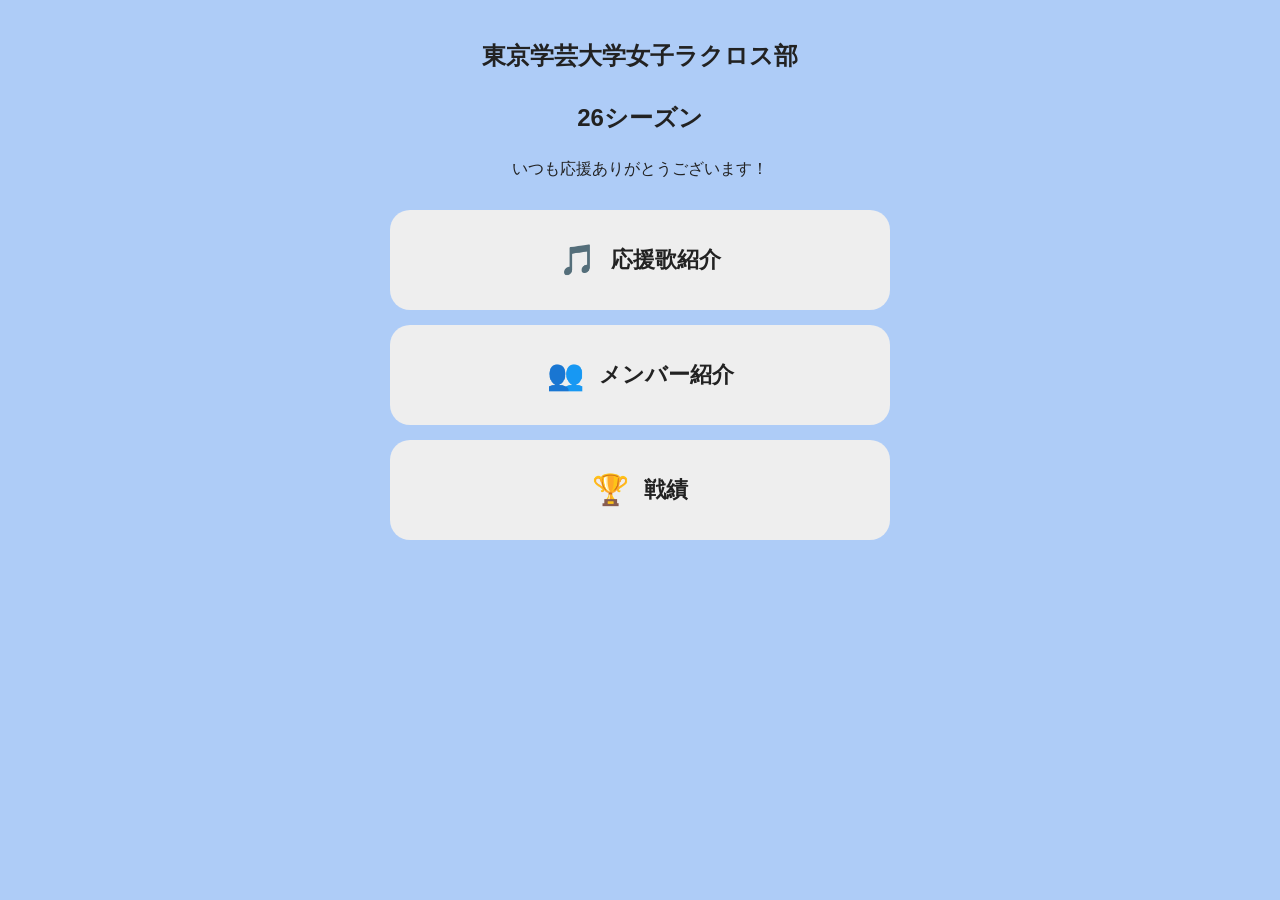
<file: index.html>
<!DOCTYPE html>
<html lang="ja">
<head>
    <meta charset="UTF-8">
    <meta name="viewport" content="width=device-width, initial-scale=1.0">
    <title>ラクロス部</title>
    <link rel="stylesheet" href="26style.css">
</head>

<body class="home">

    <main class="home-container">

        <h1>東京学芸大学女子ラクロス部</h1>
        <h2>26シーズン</h2>
        <p class="home-message">いつも応援ありがとうございます！</p>

        <!-- メニューボタン -->
        <div class="home-menu">

            <a href="26song.html" class="home-button">
                <span class="button-icon">🎵</span>
                <span>応援歌紹介</span>
            </a>

            <a href="26member.html" class="home-button">
                <span class="button-icon">👥</span>
                <span>メンバー紹介</span>
            </a>

            <a href="26result.html" class="home-button">
                <span class="button-icon">🏆</span>
                <span>戦績</span>
            </a>

        </div>

    </main>

</body>
</html>
</file>
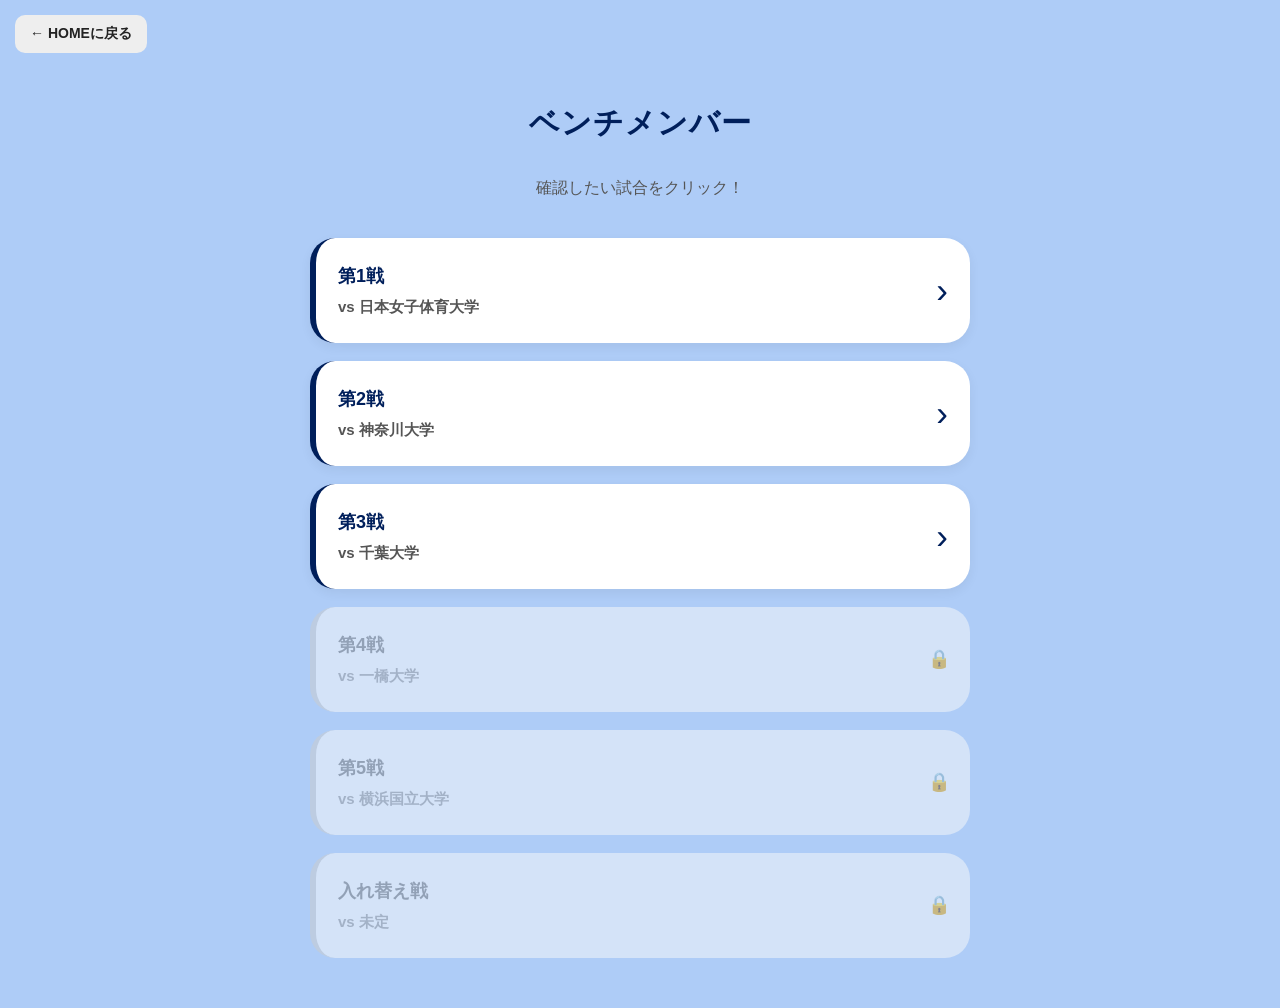
<file: 26member.html>
<!DOCTYPE html>
<html lang="ja">
<head>
    <meta charset="UTF-8">
    <meta name="viewport" content="width=device-width, initial-scale=1.0">
    <title>ベンチメンバー</title>
    <link rel="stylesheet" href="26style.css">
</head>

<body>

    <!-- HOMEに戻る -->
    <a href="index.html" class="back-button">
        ← HOMEに戻る
    </a>

    <main class="page-container">

        <h1>ベンチメンバー</h1>

        <p>確認したい試合をクリック！</p>

        <div class="game-list">

            <a href="26member_detail1.html" class="member-match-card">
                <div class="member-match-info">
                    <span class="member-match-title">第1戦</span>
                    <span class="member-match-vs">vs 日本女子体育大学</span>
                </div>
            </a>

            <a href="26member_detail2.html" class="member-match-card">
                <div class="member-match-info">
                    <span class="member-match-title">第2戦</span>
                    <span class="member-match-vs">vs 神奈川大学</span>
                </div>
            </a>

            <a href="26member_detail3.html" class="member-match-card">
                <div class="member-match-info">
                    <span class="member-match-title">第3戦</span>
                    <span class="member-match-vs">vs 千葉大学</span>
                </div>
            </a>

            <div class="member-match-card locked">
                <div class="member-match-info">
                    <span class="member-match-title">
                        第4戦
                    </span>

                    <span class="member-match-vs">
                        vs 一橋大学
                    </span>
                </div>
            </div>

            <div class="member-match-card locked">
                <div class="member-match-info">
                    <span class="member-match-title">
                        第5戦
                    </span>

                    <span class="member-match-vs">
                        vs 横浜国立大学
                    </span>
                </div>
            </div>

            <div class="member-match-card locked">
                <div class="member-match-info">
                    <span class="member-match-title">
                        入れ替え戦
                    </span>

                    <span class="member-match-vs">
                        vs 未定
                    </span>
                </div>
            </div>

        </div>

    </main>

</body>
</html>
</file>
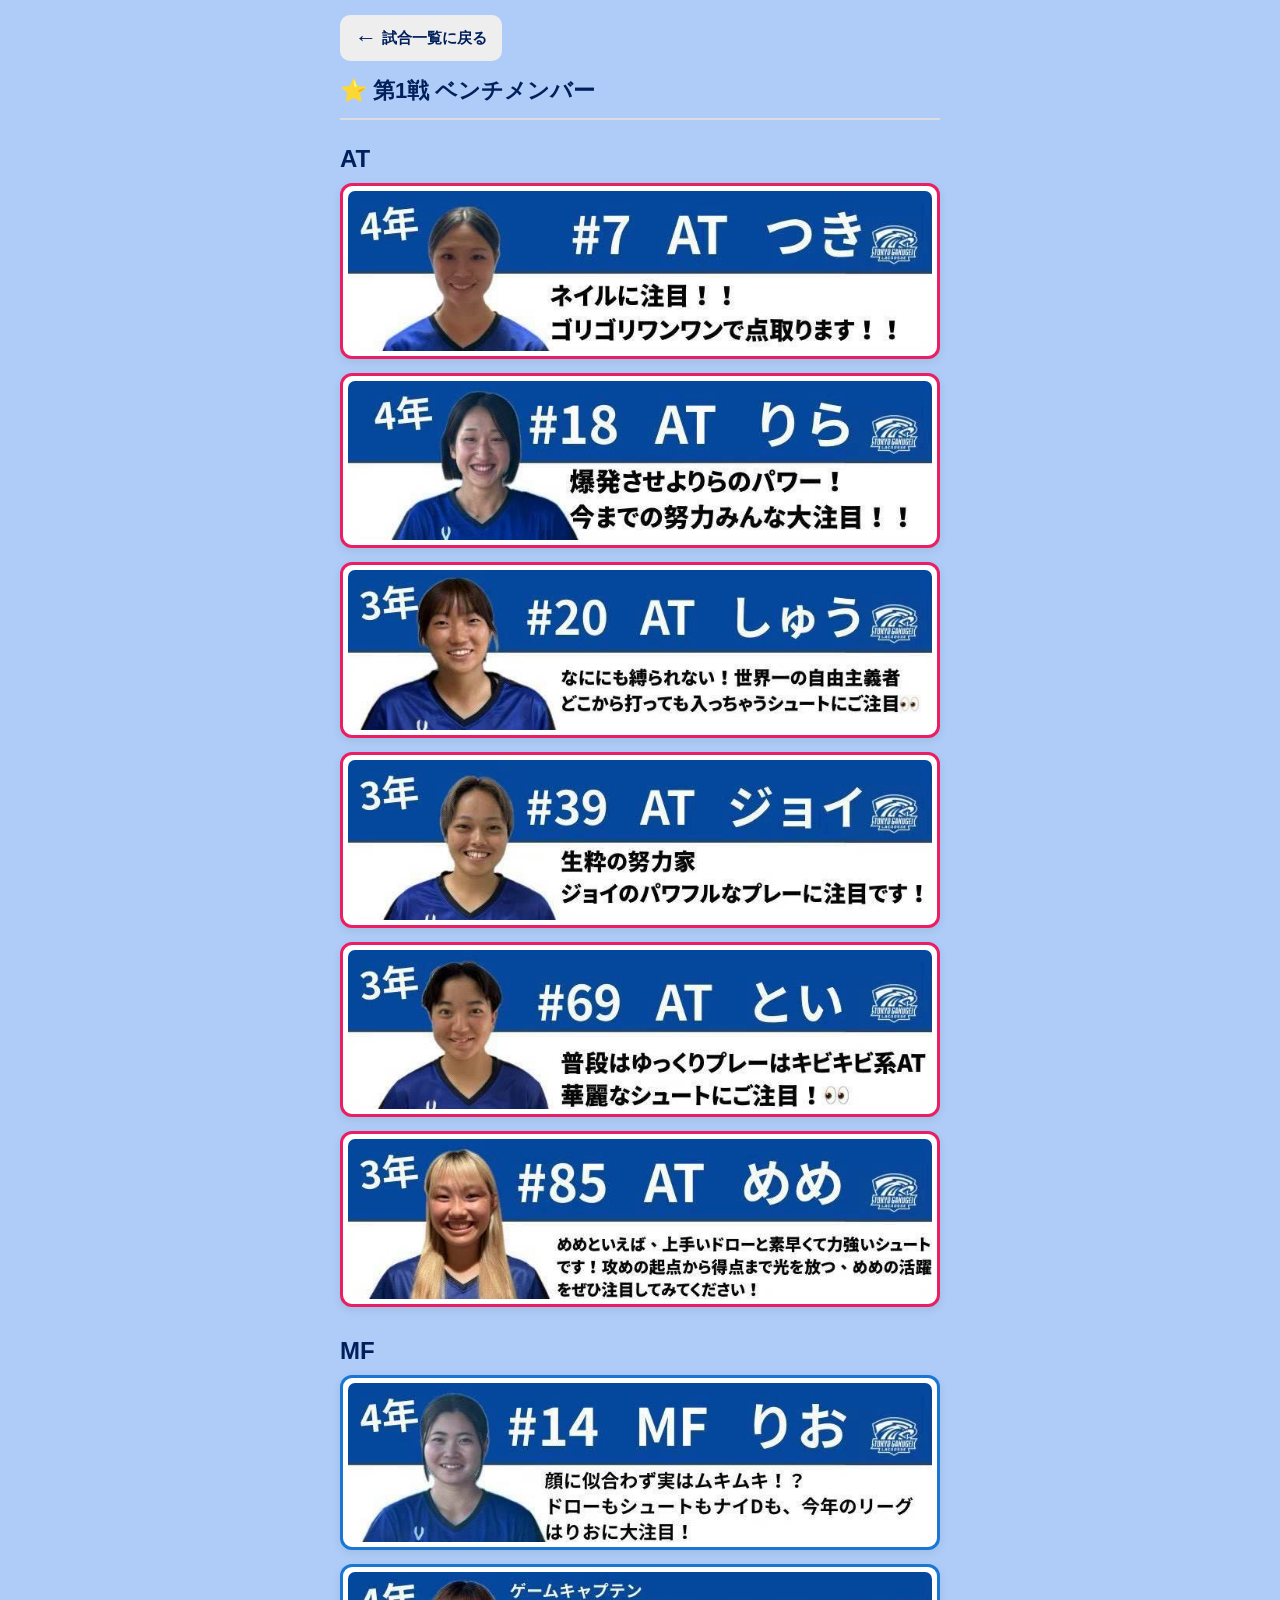
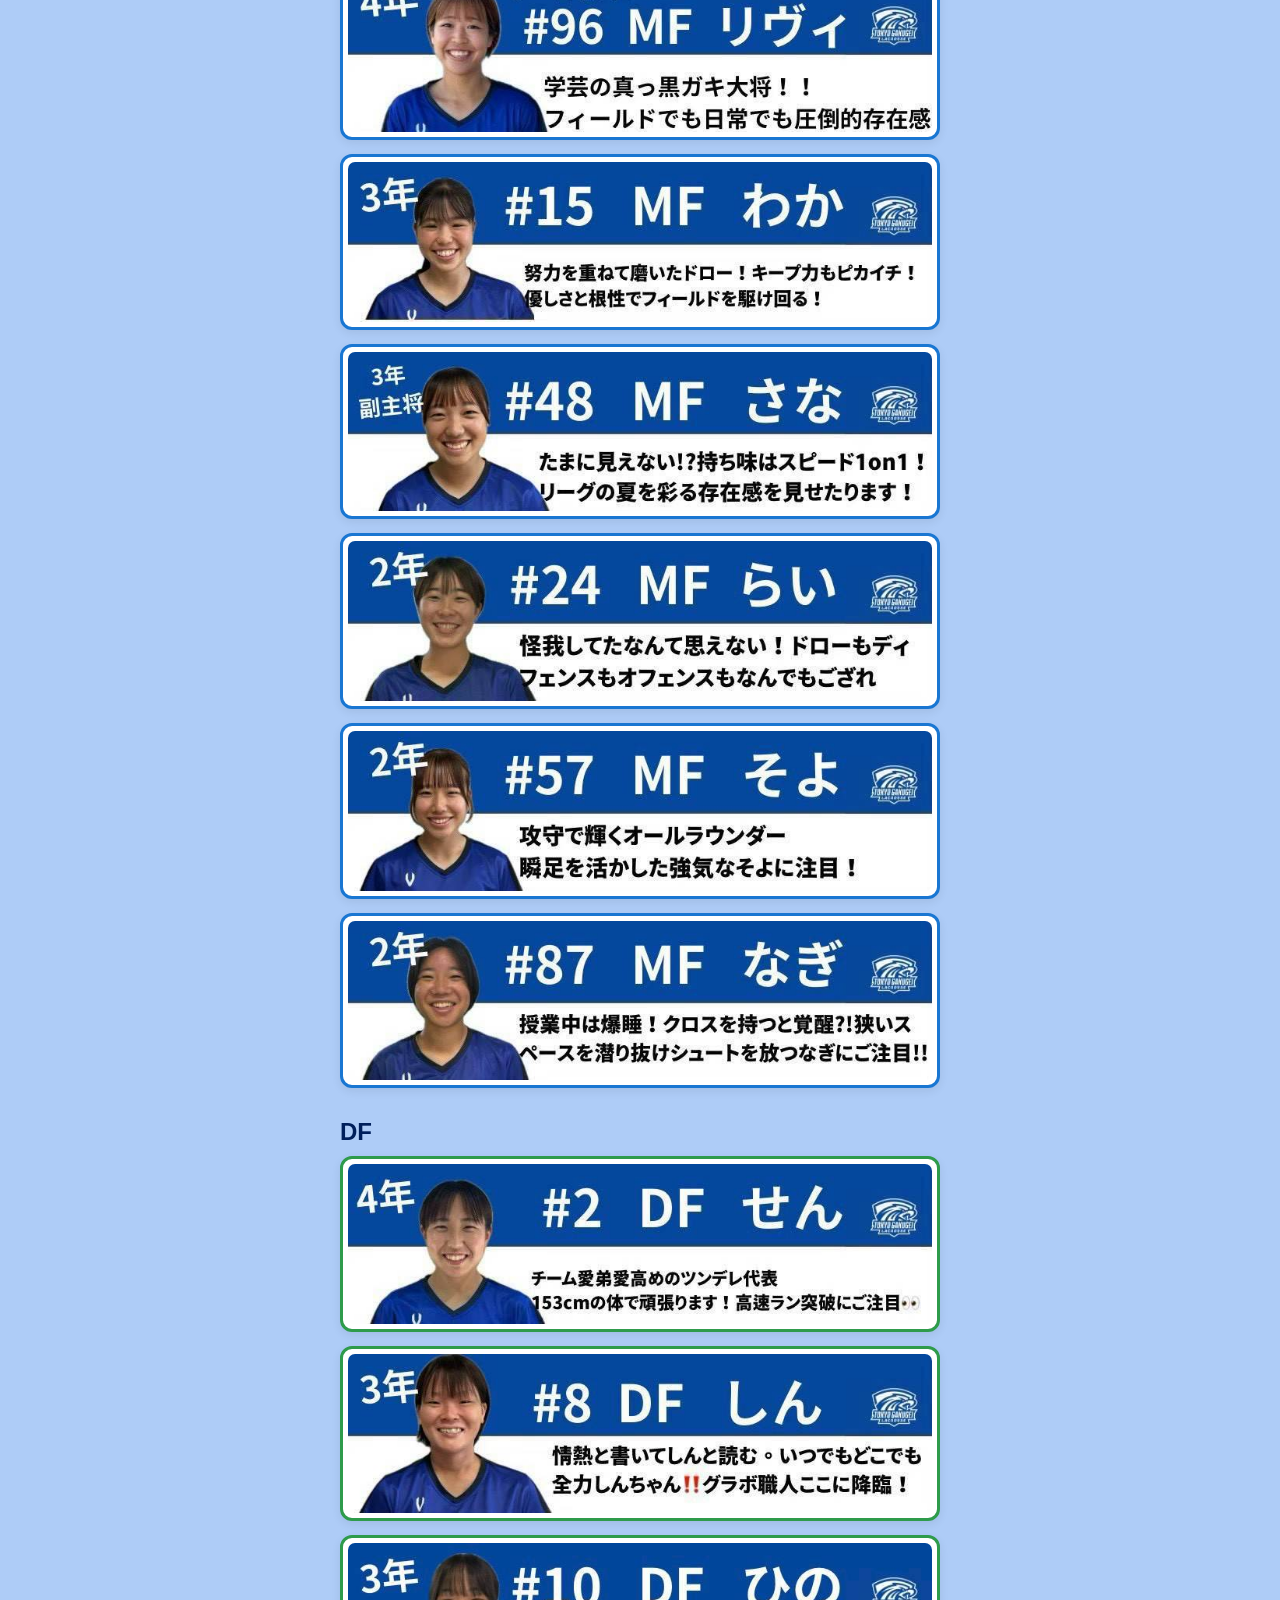
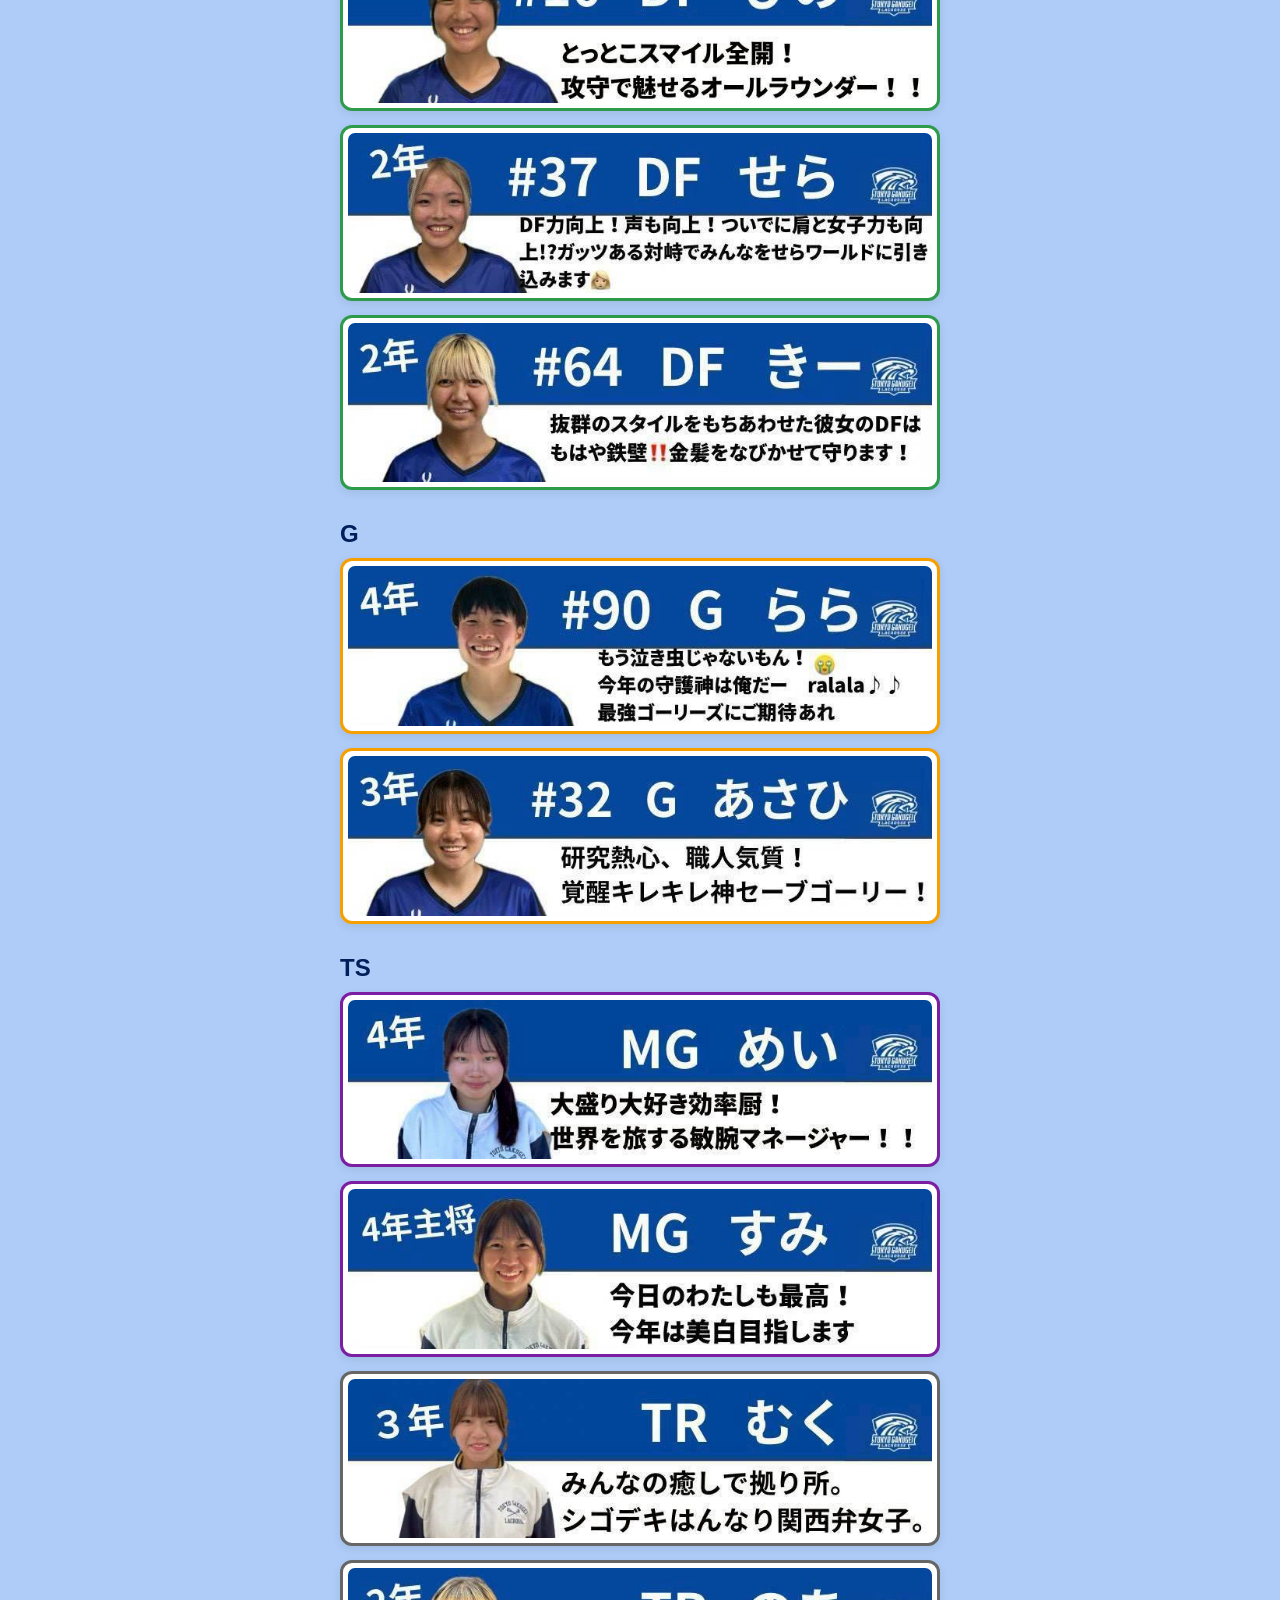
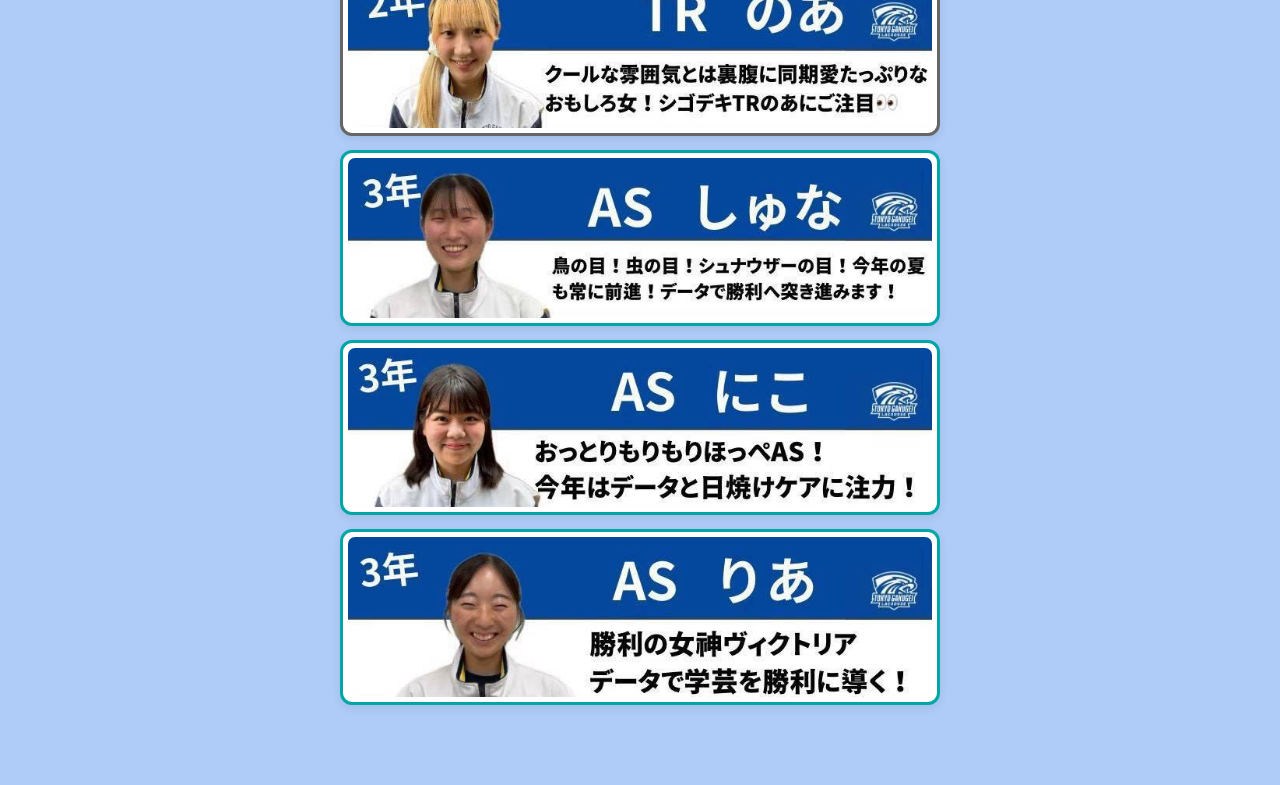
<file: 26member_detail1.html>
<!DOCTYPE html>
<html lang="ja">

<head>
    <meta charset="UTF-8">
    <meta name="viewport" content="width=device-width, initial-scale=1.0">

    <title>第1戦 ベンチメンバー</title>

    <link rel="stylesheet" href="26style.css">
</head>

<body>

    <main class="bench-page">

        <!-- 試合一覧に戻る -->
        <a href="26member.html" class="back-link">
            <span>←</span> 試合一覧に戻る
        </a>

        <!-- タイトル -->
        <div class="section-title">
            <h3>⭐ 第1戦 ベンチメンバー</h3>
        </div>


        <!-- AT -->
        <div class="member-long-image-list">

            <div class="position-label">
                AT
            </div>

            <div class="member-long-image-container border-at">
                <img
                    src="26image/members/at_7_tsuki.png"
                    class="member-long-img"
                >
            </div>

            <div class="member-long-image-container border-at">
                <img
                    src="26image/members/at_18_lila.png"
                    class="member-long-img"
                >
            </div>

            <div class="member-long-image-container border-at">
                <img
                    src="26image/members/at_20_shu.png"
                    class="member-long-img"
                >
            </div>

            <div class="member-long-image-container border-at">
                <img
                    src="26image/members/at_39_joy.png"
                    class="member-long-img"
                >
            </div>

            <div class="member-long-image-container border-at">
                <img
                    src="26image/members/at_69_toy.png"
                    class="member-long-img"
                >
            </div>

            <div class="member-long-image-container border-at">
                <img
                    src="26image/members/at_85_meme.png"
                    class="member-long-img"
                >
            </div>

        </div>


        <!-- MF -->
        <div class="member-long-image-list">

            <div class="position-label">
                MF
            </div>

            <div class="member-long-image-container border-mf">
                <img
                    src="26image/members/mf_14_lio.png"
                    class="member-long-img"
                >
            </div>

            <div class="member-long-image-container border-mf">
                <img
                    src="26image/members/mf_96_livi.png"
                    class="member-long-img"
                >
            </div>

            <div class="member-long-image-container border-mf">
                <img
                    src="26image/members/mf_15_waka.png"
                    class="member-long-img"
                >
            </div>

            <div class="member-long-image-container border-mf">
                <img
                    src="26image/members/mf_48_sana.png"
                    class="member-long-img"
                >
            </div>

            <div class="member-long-image-container border-mf">
                <img
                    src="26image/members/mf_24_rai.png"
                    class="member-long-img"
                >
            </div>


            <div class="member-long-image-container border-mf">
                <img
                    src="26image/members/mf_57_soyo.png"
                    class="member-long-img"
                >
            </div>

            <div class="member-long-image-container border-mf">
                <img
                    src="26image/members/mf_87_nagi.png"
                    class="member-long-img"
                >
            </div>
        </div>


        <!-- DF -->
        <div class="member-long-image-list">

            <div class="position-label">
                DF
            </div>

            <div class="member-long-image-container border-df">
                <img
                    src="26image/members/df_2_sen.png"
                    class="member-long-img"
                >
            </div>

            <div class="member-long-image-container border-df">
                <img
                    src="26image/members/df_8_shin.png"
                    class="member-long-img"
                >
            </div>

            <div class="member-long-image-container border-df">
                <img
                    src="26image/members/df_10_hino.png"
                    class="member-long-img"
                >
            </div>

            <div class="member-long-image-container border-df">
                <img
                    src="26image/members/df_37_sera.png"
                    class="member-long-img"
                >
            </div>

            <div class="member-long-image-container border-df">
                <img
                    src="26image/members/df_64_key.png"
                    class="member-long-img"
                >
            </div>
        </div>


        <!-- G -->
        <div class="member-long-image-list">

            <div class="position-label">
                G
            </div>

            <div class="member-long-image-container border-g">
                <img
                    src="26image/members/g_90_rala.png"
                    class="member-long-img"
                >
            </div>

            <div class="member-long-image-container border-g">
                <img
                    src="26image/members/g_32_asahi.png"
                    class="member-long-img"
                >
            </div>

        </div>

        <!-- TS -->
        <div class="member-long-image-list">

            <div class="position-label">
                TS
             </div>

             <div class="member-long-image-container border-mg">
                <img
                    src="26image/members/mg_mei.png"
                    class="member-long-img"
                >
             </div>

             <div class="member-long-image-container border-mg">
                <img
                    src="26image/members/mg_sumi.png"
                    class="member-long-img"
                >
             </div>

             <div class="member-long-image-container border-tr">
                <img
                    src="26image/members/tr_muku.png"
                    class="member-long-img"
                >
             </div>

             <div class="member-long-image-container border-tr">
                <img
                    src="26image/members/tr_noa.png"
                    class="member-long-img"
                >
             </div>

             <div class="member-long-image-container border-as">
                <img
                    src="26image/members/as_shuna.png"
                    class="member-long-img"
                >
             </div>

             <div class="member-long-image-container border-as">
                <img
                    src="26image/members/as_niko.png"
                    class="member-long-img"
                >
             </div>

             <div class="member-long-image-container border-as">
                <img
                    src="26image/members/as_ria.png"
                    class="member-long-img"
                >
             </div>

            </div>


        </div>

    </main>

</body>

</html>
</file>
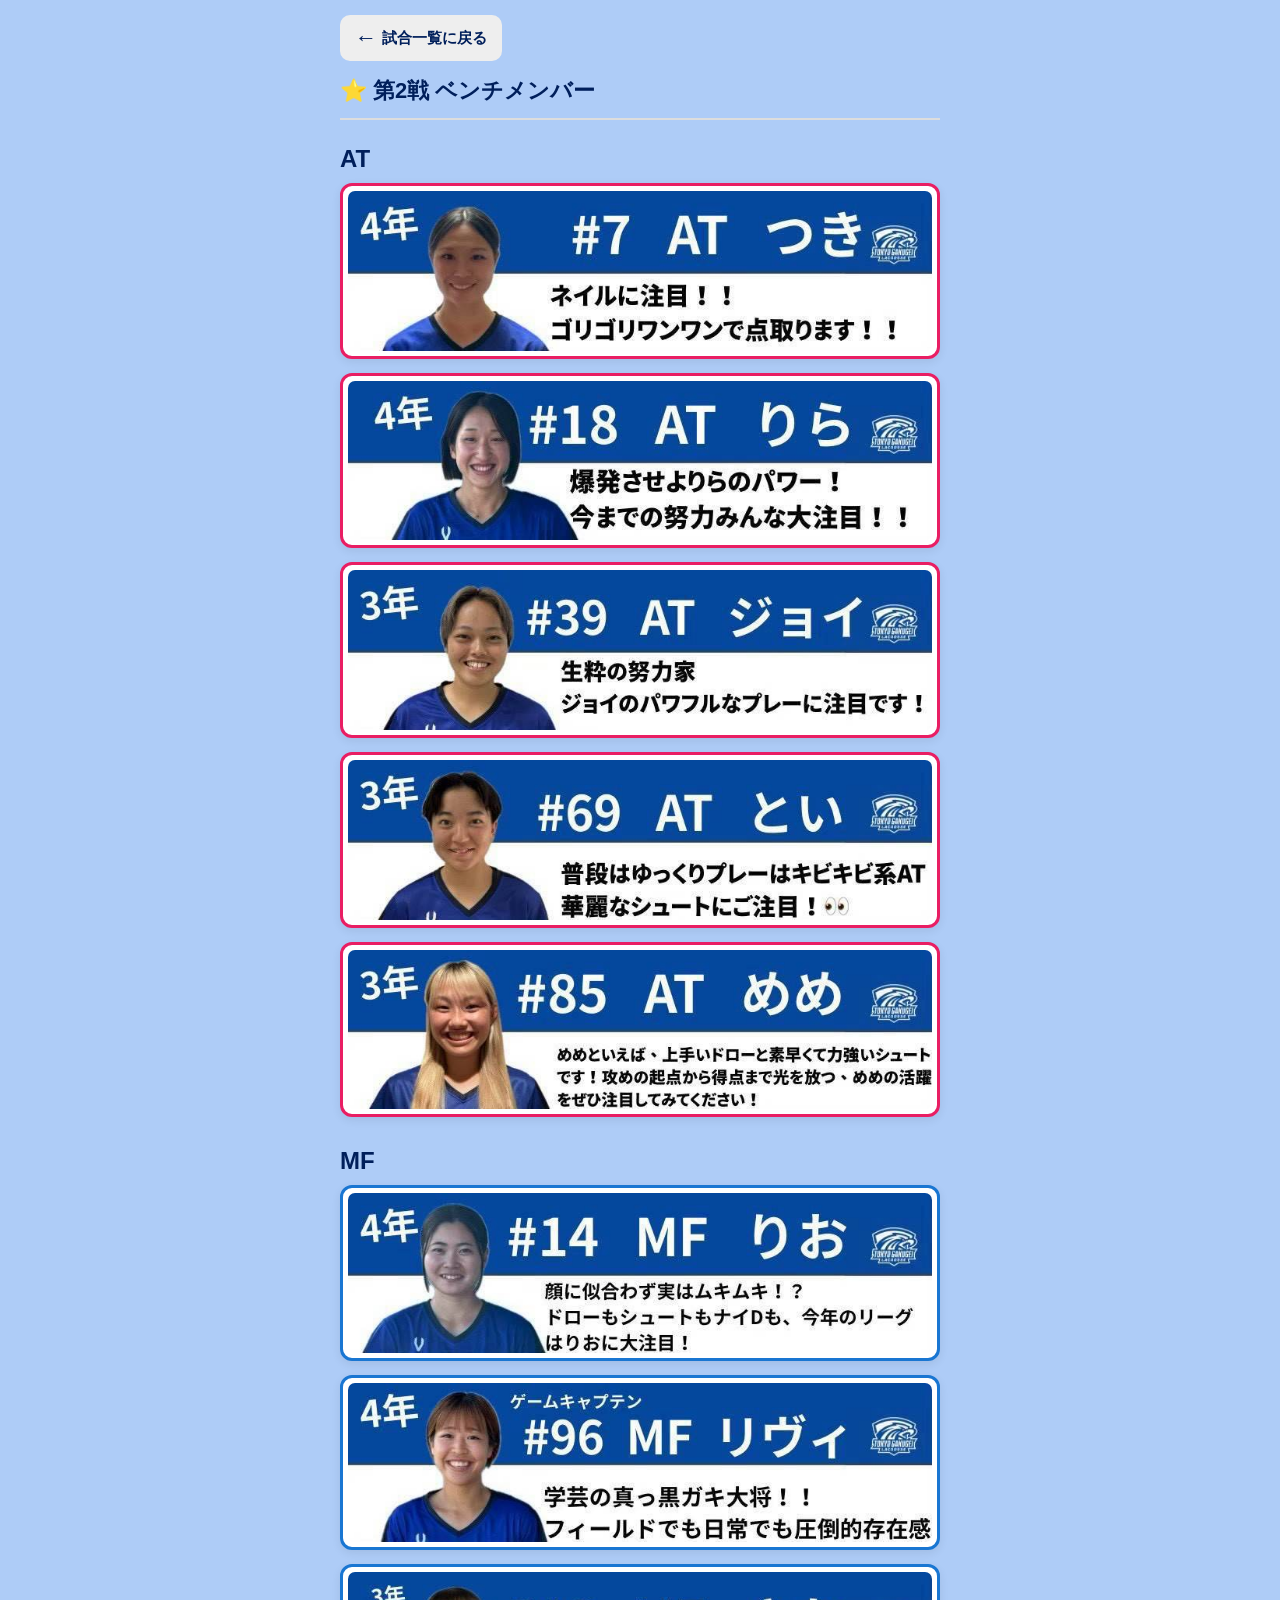
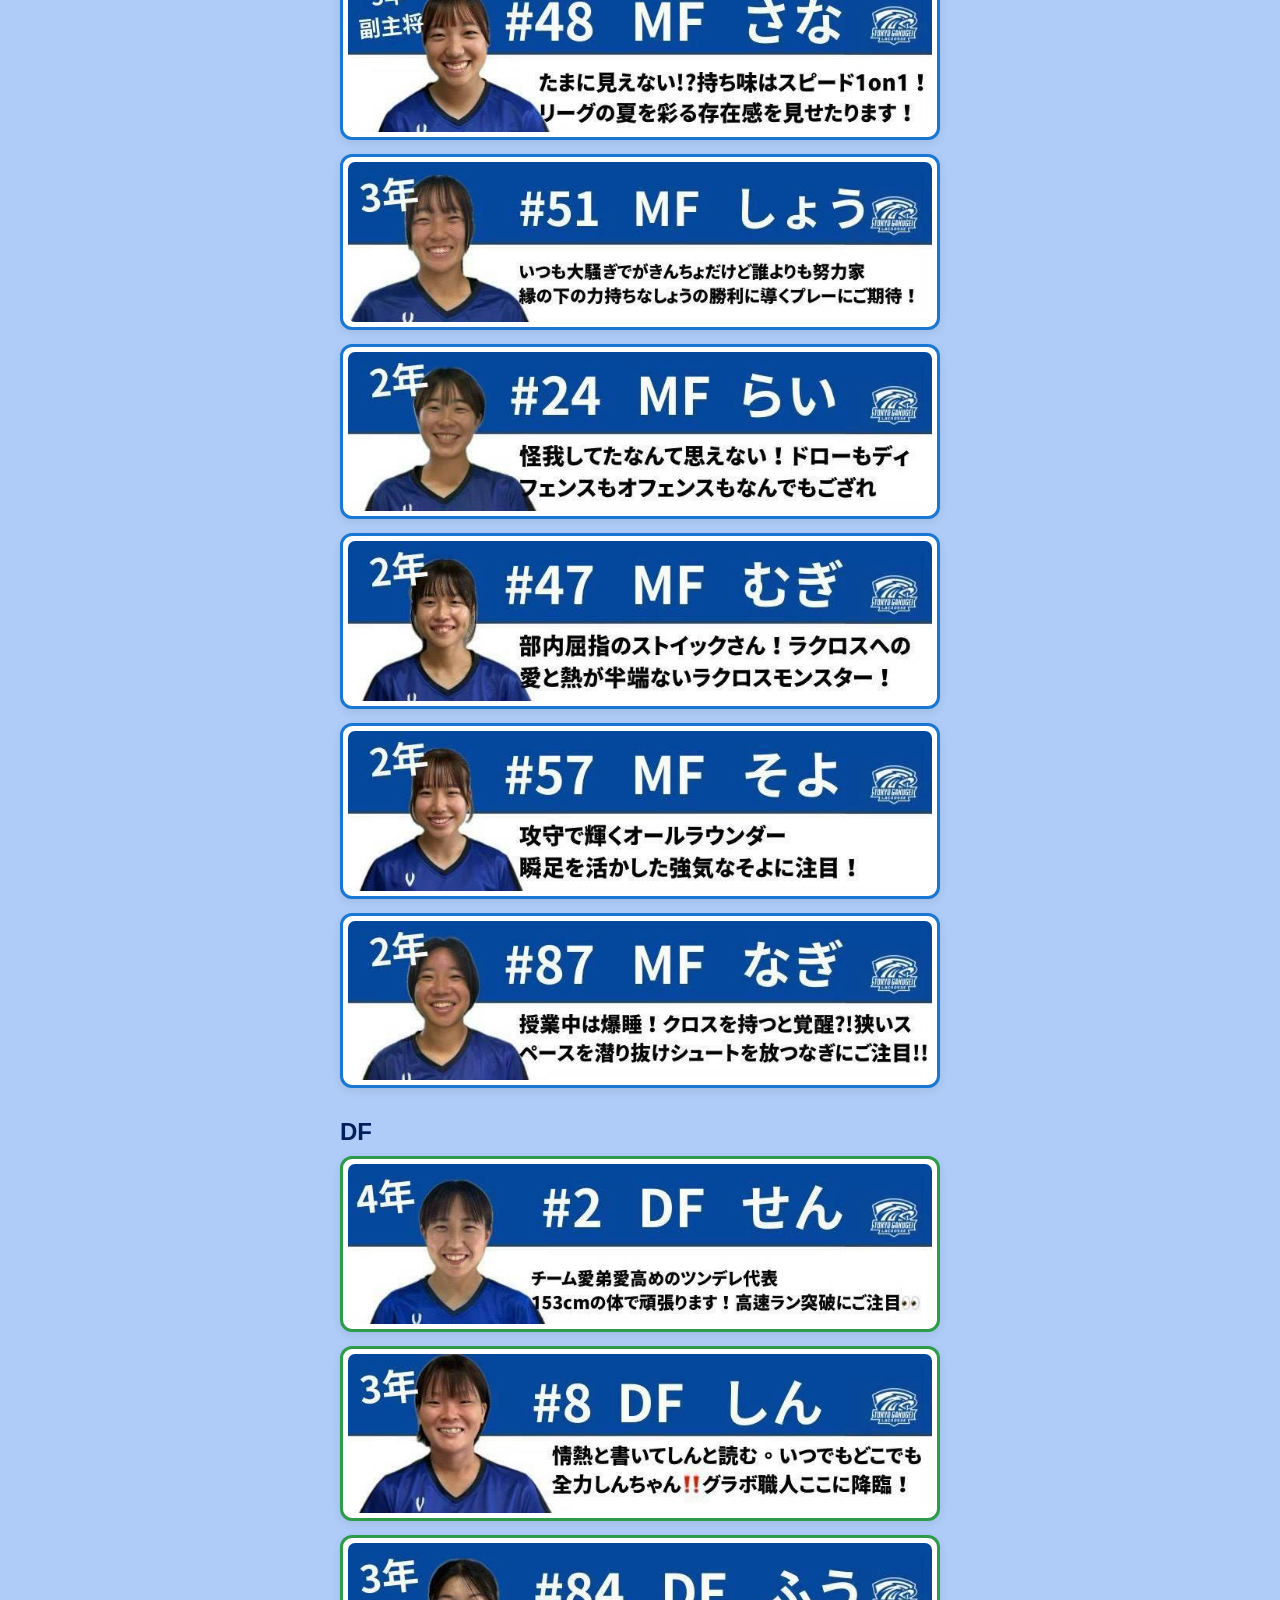
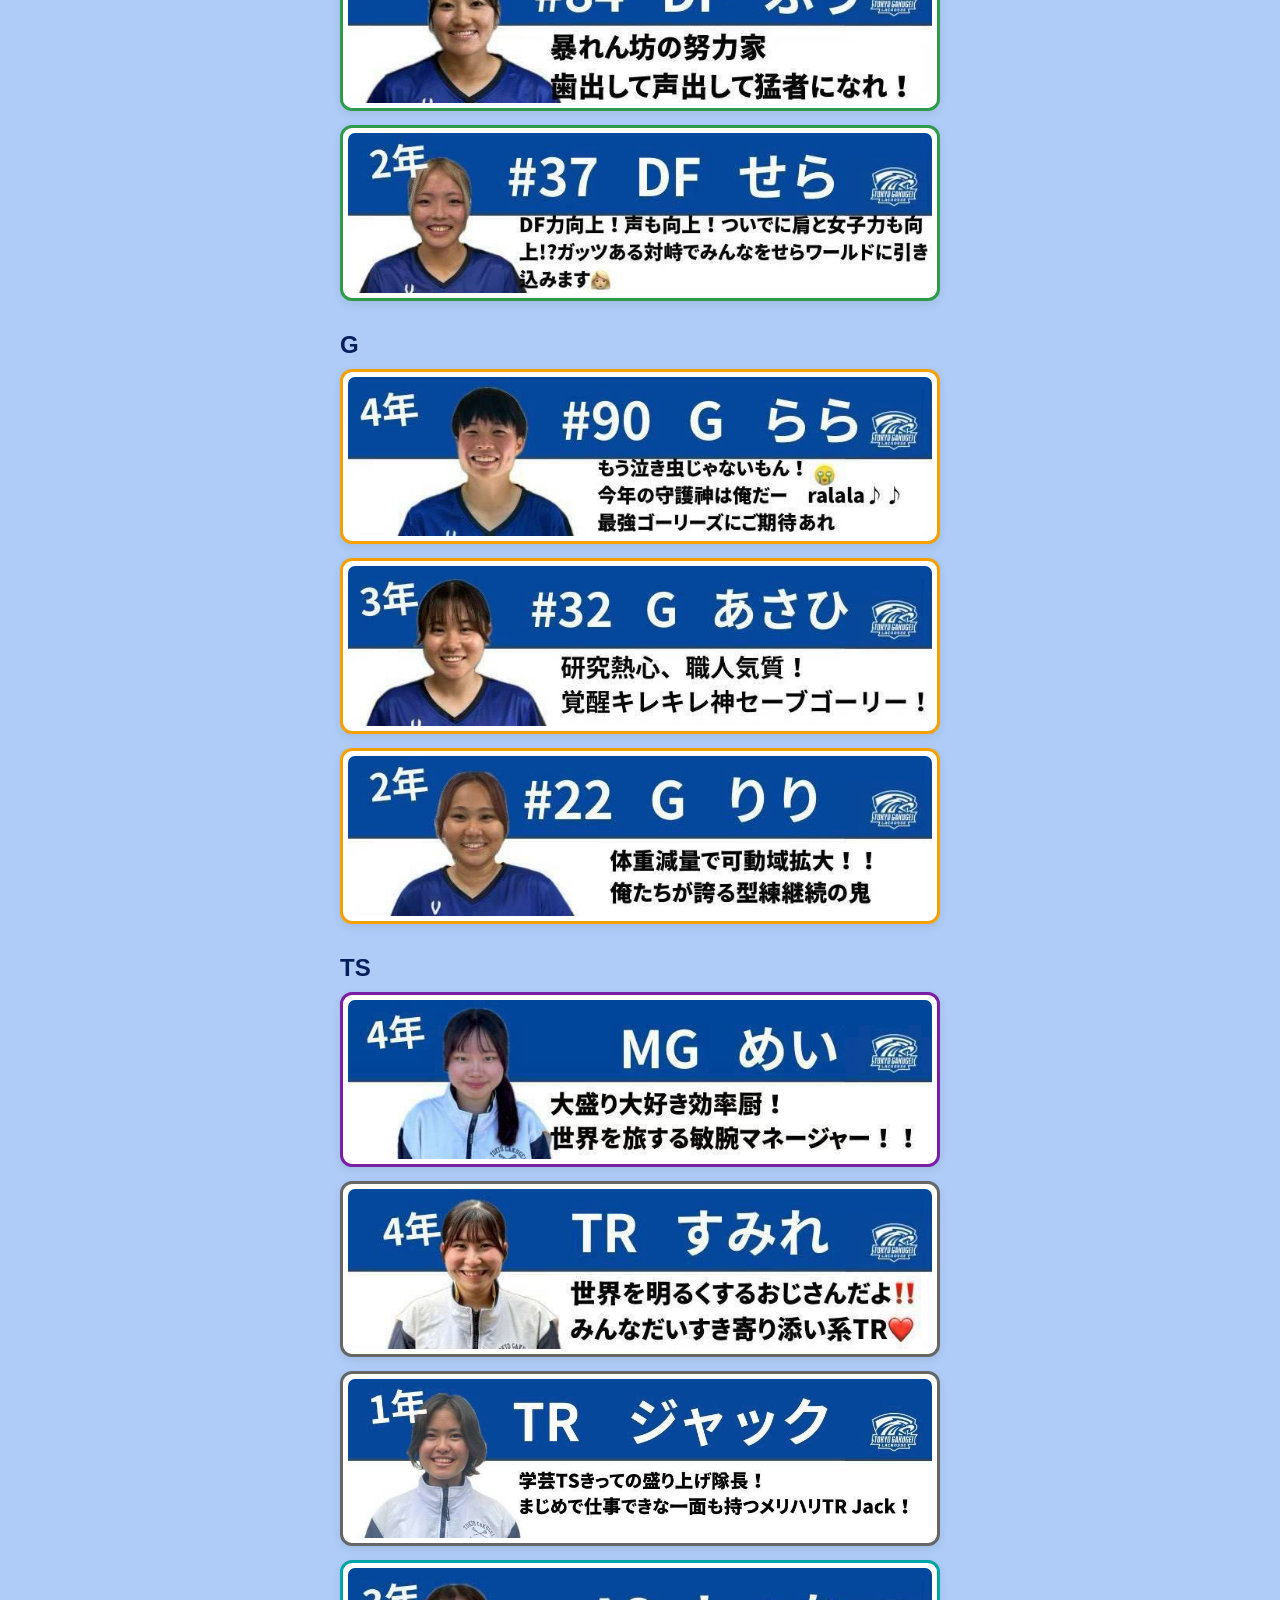
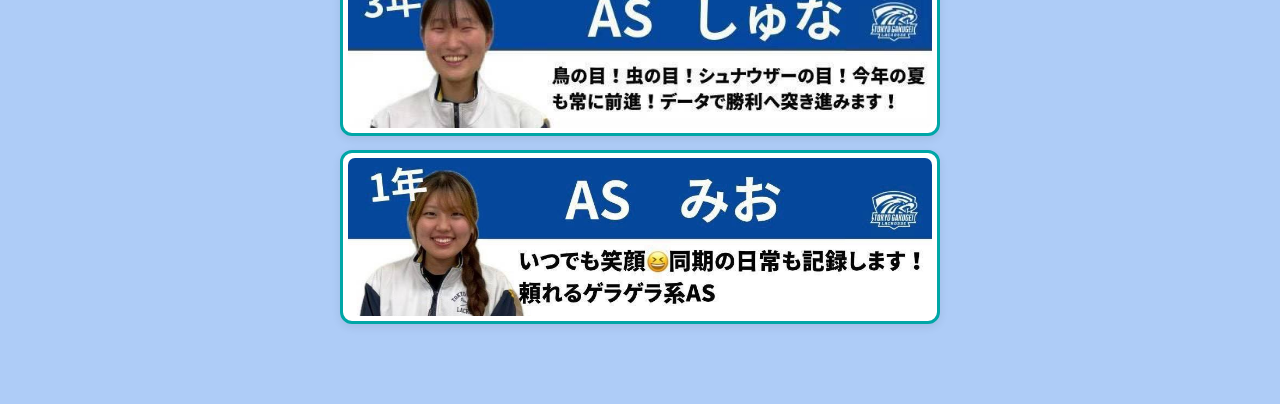
<file: 26member_detail2.html>
<!DOCTYPE html>
<html lang="ja">

<head>
    <meta charset="UTF-8">
    <meta name="viewport" content="width=device-width, initial-scale=1.0">

    <title>第2戦 ベンチメンバー</title>

    <link rel="stylesheet" href="26style.css">
</head>

<body>

    <main class="bench-page">

        <!-- 試合一覧に戻る -->
        <a href="26member.html" class="back-link">
            <span>←</span> 試合一覧に戻る
        </a>

        <!-- タイトル -->
        <div class="section-title">
            <h3>⭐ 第2戦 ベンチメンバー</h3>
        </div>


        <!-- AT -->
        <div class="member-long-image-list">

            <div class="position-label">
                AT
            </div>

            <div class="member-long-image-container border-at">
                <img
                    src="26image/members/at_7_tsuki.png"
                    class="member-long-img"
                >
            </div>

            <div class="member-long-image-container border-at">
                <img
                    src="26image/members/at_18_lila.png"
                    class="member-long-img"
                >
            </div>

            <div class="member-long-image-container border-at">
                <img
                    src="26image/members/at_39_joy.png"
                    class="member-long-img"
                >
            </div>

            <div class="member-long-image-container border-at">
                <img
                    src="26image/members/at_69_toy.png"
                    class="member-long-img"
                >
            </div>

            <div class="member-long-image-container border-at">
                <img
                    src="26image/members/at_85_meme.png"
                    class="member-long-img"
                >
            </div>

        </div>


        <!-- MF -->
        <div class="member-long-image-list">

            <div class="position-label">
                MF
            </div>

            <div class="member-long-image-container border-mf">
                <img
                    src="26image/members/mf_14_lio.png"
                    class="member-long-img"
                >
            </div>

            <div class="member-long-image-container border-mf">
                <img
                    src="26image/members/mf_96_livi.png"
                    class="member-long-img"
                >
            </div>

            <div class="member-long-image-container border-mf">
                <img
                    src="26image/members/mf_48_sana.png"
                    class="member-long-img"
                >
            </div>

            <div class="member-long-image-container border-mf">
                <img
                    src="26image/members/mf_51_sho.png"
                    class="member-long-img"
                >
            </div>

            <div class="member-long-image-container border-mf">
                <img
                    src="26image/members/mf_24_rai.png"
                    class="member-long-img"
                >
            </div>

            <div class="member-long-image-container border-mf">
                <img
                    src="26image/members/mf_47_mugi.png"
                    class="member-long-img"
                >
            </div>
            
            <div class="member-long-image-container border-mf">
                <img
                    src="26image/members/mf_57_soyo.png"
                    class="member-long-img"
                >
            </div>

            <div class="member-long-image-container border-mf">
                <img
                    src="26image/members/mf_87_nagi.png"
                    class="member-long-img"
                >
            </div>
        </div>


        <!-- DF -->
        <div class="member-long-image-list">

            <div class="position-label">
                DF
            </div>

            <div class="member-long-image-container border-df">
                <img
                    src="26image/members/df_2_sen.png"
                    class="member-long-img"
                >
            </div>

            <div class="member-long-image-container border-df">
                <img
                    src="26image/members/df_8_shin.png"
                    class="member-long-img"
                >
            </div>

            <div class="member-long-image-container border-df">
                <img
                    src="26image/members/df_84_fuu.png"
                    class="member-long-img"
                >
            </div>

            <div class="member-long-image-container border-df">
                <img
                    src="26image/members/df_37_sera.png"
                    class="member-long-img"
                >
            </div>

        </div>


        <!-- G -->
        <div class="member-long-image-list">

            <div class="position-label">
                G
            </div>

            <div class="member-long-image-container border-g">
                <img
                    src="26image/members/g_90_rala.png"
                    class="member-long-img"
                >
            </div>

            <div class="member-long-image-container border-g">
                <img
                    src="26image/members/g_32_asahi.png"
                    class="member-long-img"
                >
            </div>

            <div class="member-long-image-container border-g">
                <img
                    src="26image/members/g_22_rili.png"
                    class="member-long-img"
                >
            </div>

        </div>

        <!-- TS -->
        <div class="member-long-image-list">

            <div class="position-label">
                TS
             </div>

             <div class="member-long-image-container border-mg">
                <img
                    src="26image/members/mg_mei.png"
                    class="member-long-img"
                >
             </div>

             <div class="member-long-image-container border-tr">
                <img
                    src="26image/members/tr_smile.png"
                    class="member-long-img"
                >
             </div>

             <div class="member-long-image-container border-tr">
                <img
                    src="26image/members/tr_jack.png"
                    class="member-long-img"
                >
             </div>

             <div class="member-long-image-container border-as">
                <img
                    src="26image/members/as_shuna.png"
                    class="member-long-img"
                >
             </div>

             <div class="member-long-image-container border-as">
                <img
                    src="26image/members/as_mio.png"
                    class="member-long-img"
                >
             </div>

            </div>

    </main>

</body>

</html>
</file>
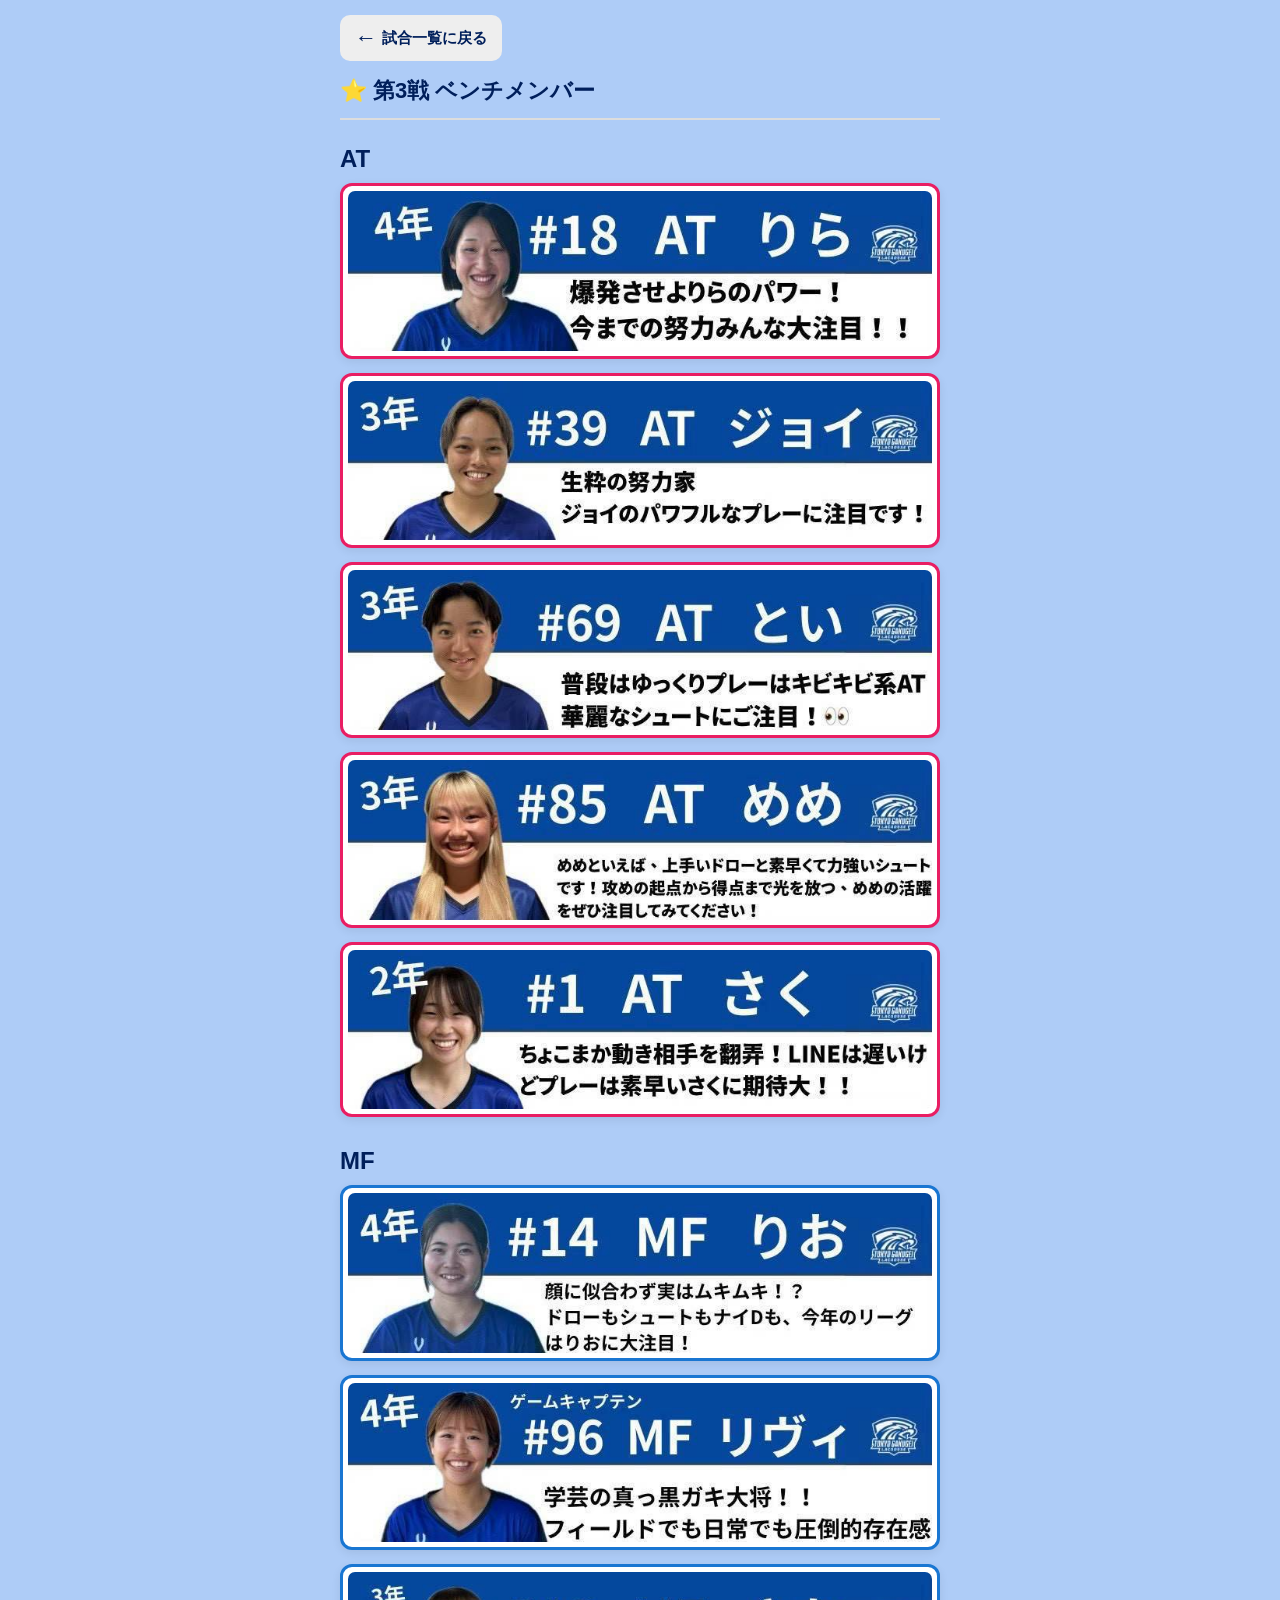
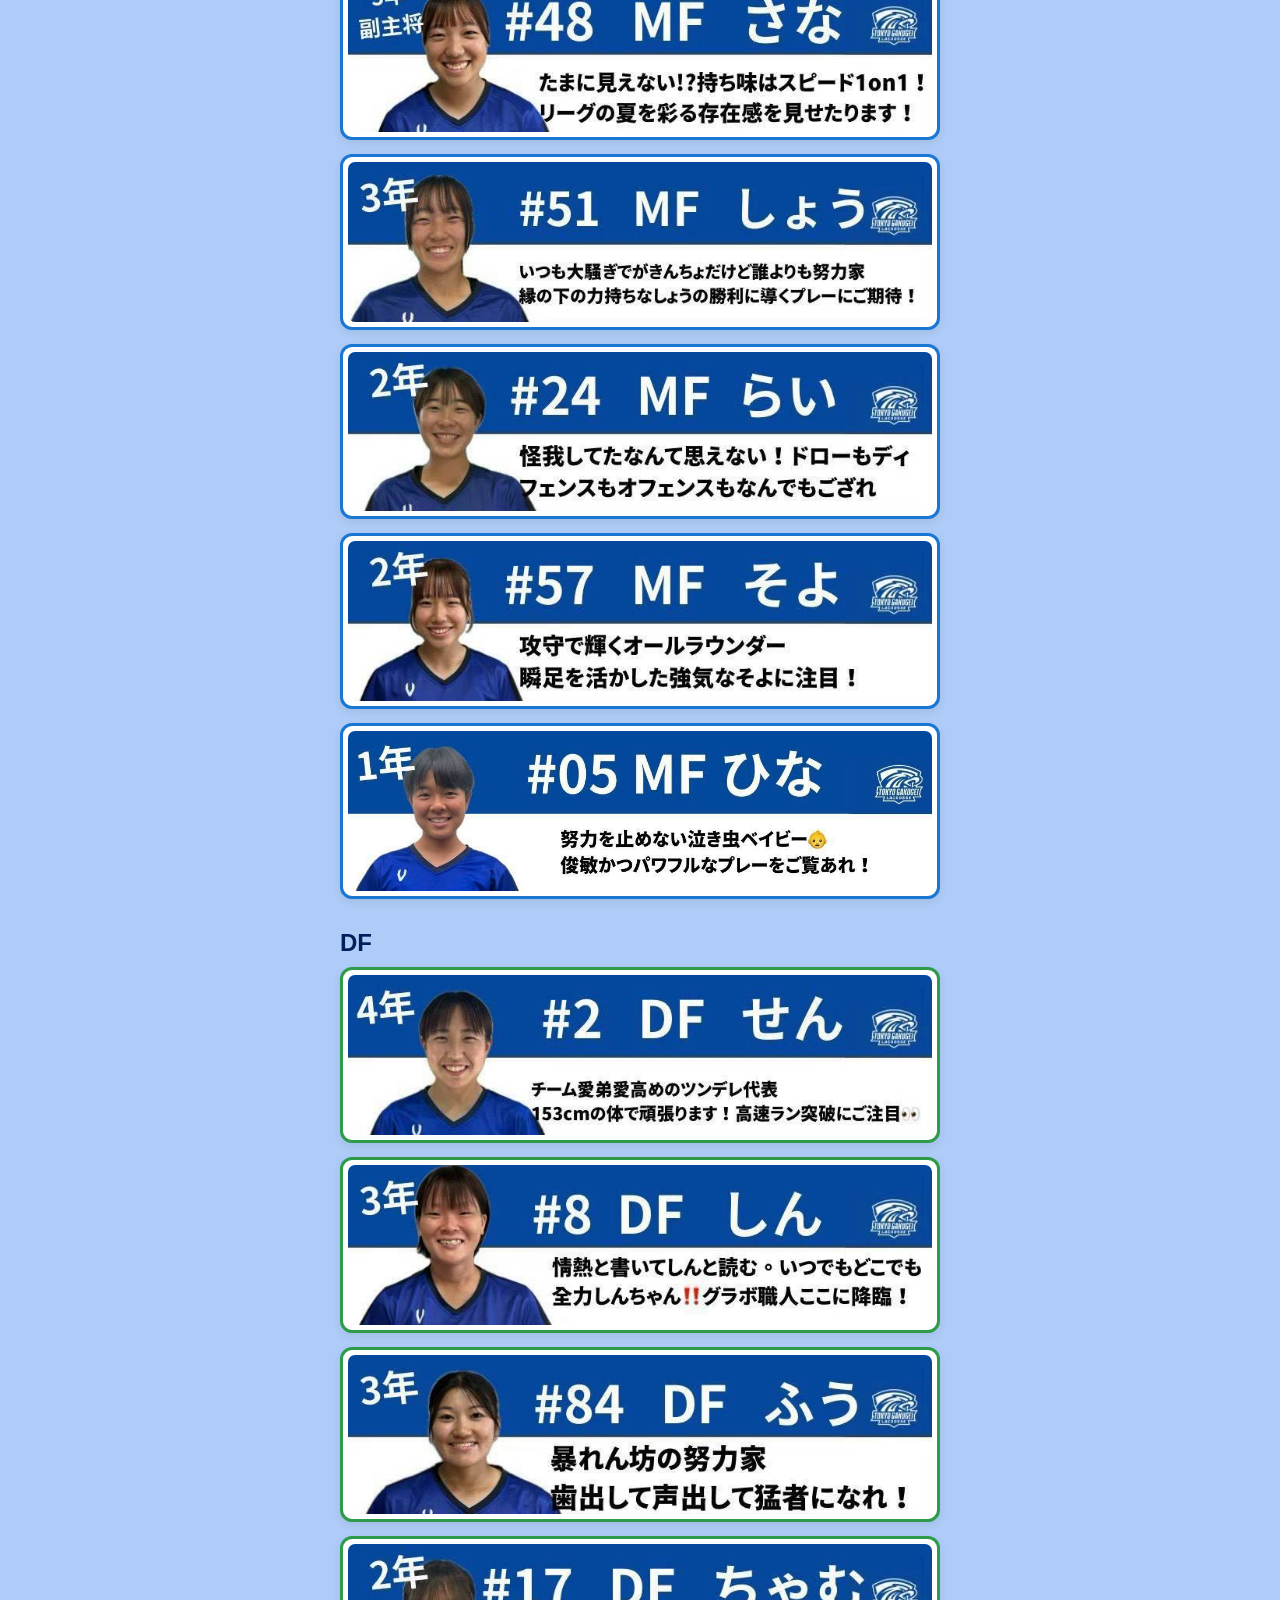
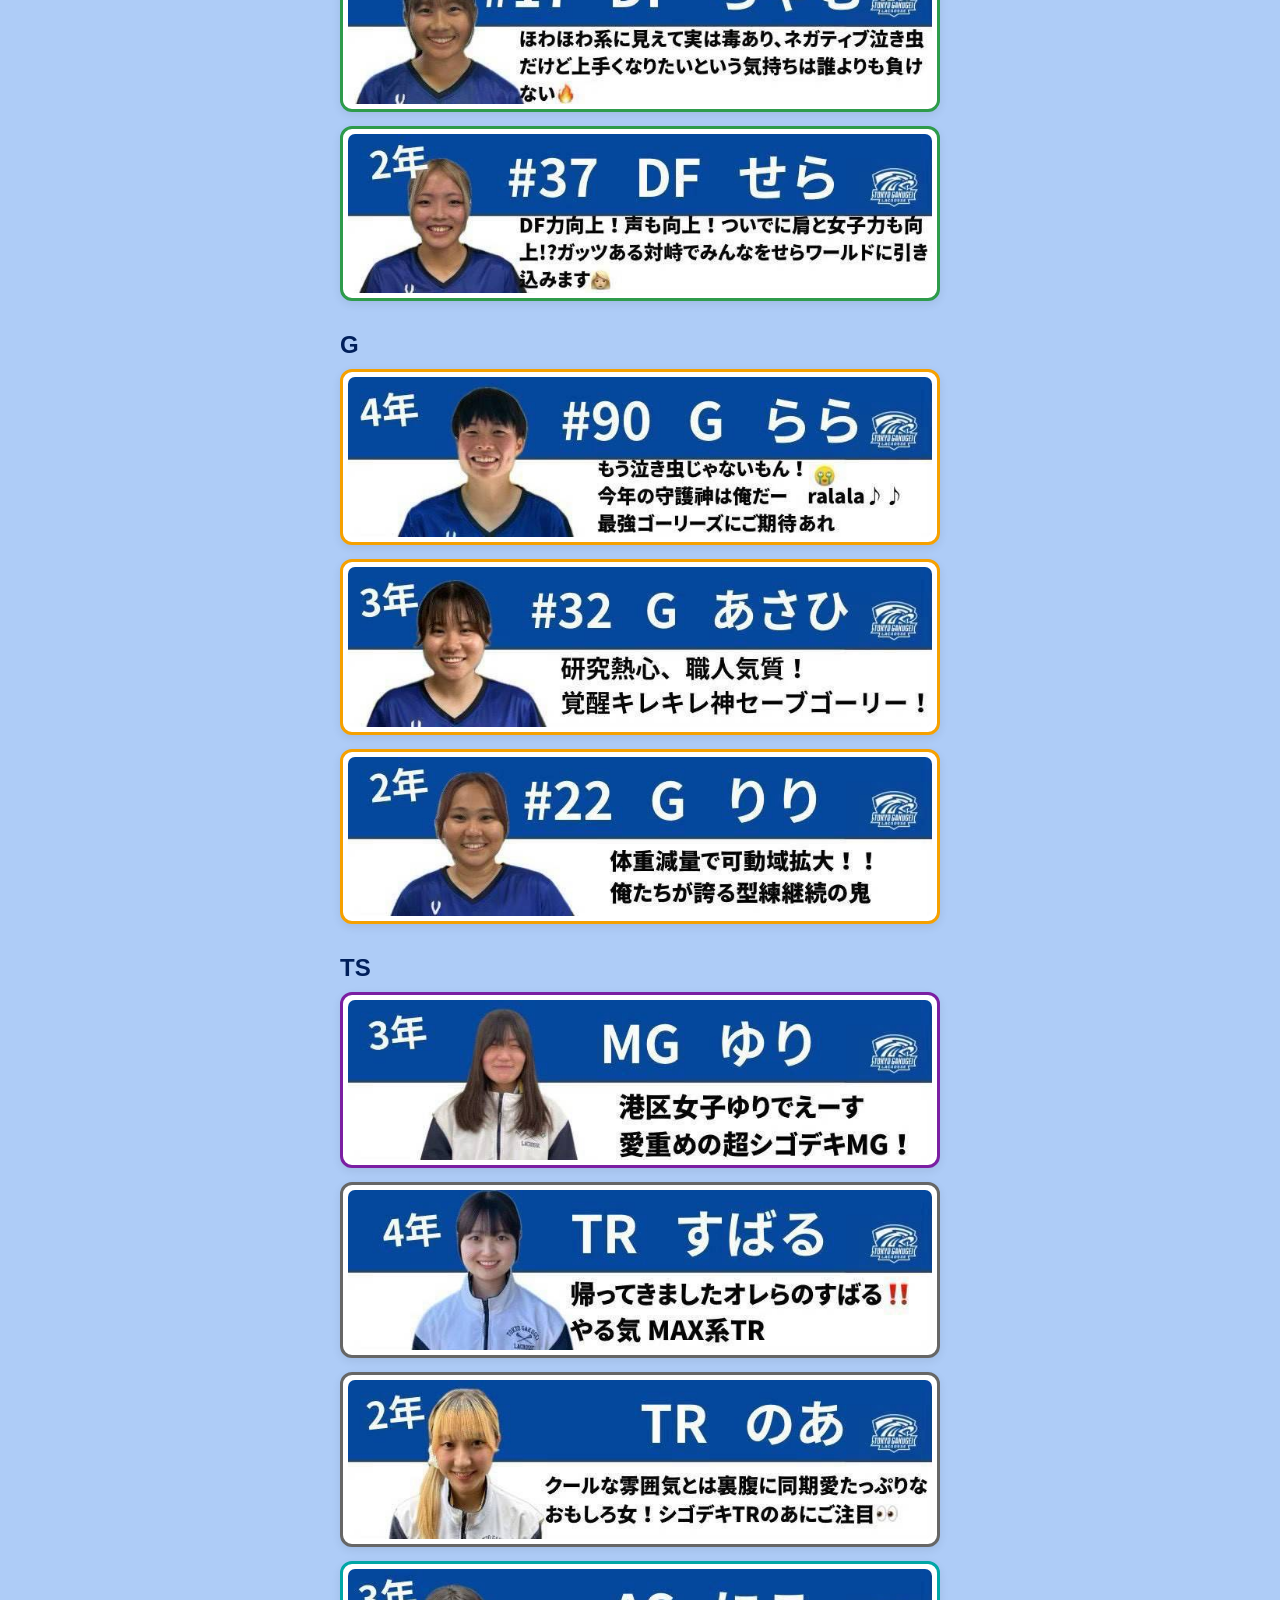
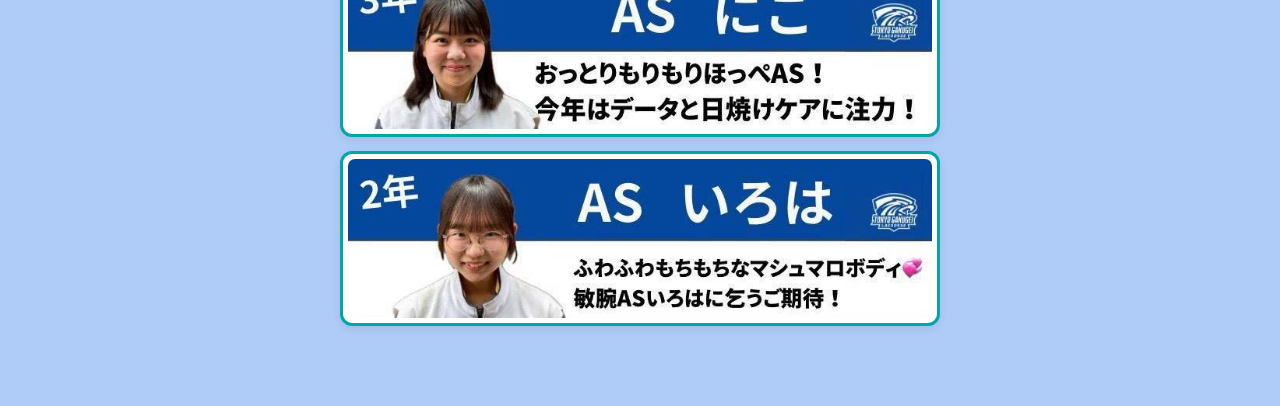
<file: 26member_detail3.html>
<!DOCTYPE html>
<html lang="ja">

<head>
    <meta charset="UTF-8">
    <meta name="viewport" content="width=device-width, initial-scale=1.0">

    <title>第3戦 ベンチメンバー</title>

    <link rel="stylesheet" href="26style.css">
</head>

<body>

    <main class="bench-page">

        <!-- 試合一覧に戻る -->
        <a href="26member.html" class="back-link">
            <span>←</span> 試合一覧に戻る
        </a>

        <!-- タイトル -->
        <div class="section-title">
            <h3>⭐ 第3戦 ベンチメンバー</h3>
        </div>


        <!-- AT -->
        <div class="member-long-image-list">

            <div class="position-label">
                AT
            </div>

            <div class="member-long-image-container border-at">
                <img
                    src="26image/members/at_18_lila.png"
                    class="member-long-img"
                >
            </div>

            <div class="member-long-image-container border-at">
                <img
                    src="26image/members/at_39_joy.png"
                    class="member-long-img"
                >
            </div>

            <div class="member-long-image-container border-at">
                <img
                    src="26image/members/at_69_toy.png"
                    class="member-long-img"
                >
            </div>

            <div class="member-long-image-container border-at">
                <img
                    src="26image/members/at_85_meme.png"
                    class="member-long-img"
                >
            </div>

            <div class="member-long-image-container border-at">
                <img
                    src="26image/members/at_1_saku.png"
                    class="member-long-img"
                >
            </div>

        </div>


        <!-- MF -->
        <div class="member-long-image-list">

            <div class="position-label">
                MF
            </div>

            <div class="member-long-image-container border-mf">
                <img
                    src="26image/members/mf_14_lio.png"
                    class="member-long-img"
                >
            </div>

            <div class="member-long-image-container border-mf">
                <img
                    src="26image/members/mf_96_livi.png"
                    class="member-long-img"
                >
            </div>

            <div class="member-long-image-container border-mf">
                <img
                    src="26image/members/mf_48_sana.png"
                    class="member-long-img"
                >
            </div>

            <div class="member-long-image-container border-mf">
                <img
                    src="26image/members/mf_51_sho.png"
                    class="member-long-img"
                >
            </div>

            <div class="member-long-image-container border-mf">
                <img
                    src="26image/members/mf_24_rai.png"
                    class="member-long-img"
                >
            </div>
            
            <div class="member-long-image-container border-mf">
                <img
                    src="26image/members/mf_57_soyo.png"
                    class="member-long-img"
                >
            </div>

            <div class="member-long-image-container border-mf">
                <img
                    src="26image/members/mf_5_hina.png"
                    class="member-long-img"
                >
            </div>
        </div>


        <!-- DF -->
        <div class="member-long-image-list">

            <div class="position-label">
                DF
            </div>

            <div class="member-long-image-container border-df">
                <img
                    src="26image/members/df_2_sen.png"
                    class="member-long-img"
                >
            </div>

            <div class="member-long-image-container border-df">
                <img
                    src="26image/members/df_8_shin.png"
                    class="member-long-img"
                >
            </div>

            <div class="member-long-image-container border-df">
                <img
                    src="26image/members/df_84_fuu.png"
                    class="member-long-img"
                >
            </div>

            <div class="member-long-image-container border-df">
                <img
                    src="26image/members/df_17_chum.png"
                    class="member-long-img"
                >
            </div>

            <div class="member-long-image-container border-df">
                <img
                    src="26image/members/df_37_sera.png"
                    class="member-long-img"
                >
            </div>

        </div>


        <!-- G -->
        <div class="member-long-image-list">

            <div class="position-label">
                G
            </div>

            <div class="member-long-image-container border-g">
                <img
                    src="26image/members/g_90_rala.png"
                    class="member-long-img"
                >
            </div>

            <div class="member-long-image-container border-g">
                <img
                    src="26image/members/g_32_asahi.png"
                    class="member-long-img"
                >
            </div>

            <div class="member-long-image-container border-g">
                <img
                    src="26image/members/g_22_rili.png"
                    class="member-long-img"
                >
            </div>

        </div>

        <!-- TS -->
        <div class="member-long-image-list">

            <div class="position-label">
                TS
             </div>

             <div class="member-long-image-container border-mg">
                <img
                    src="26image/members/mg_yuri.png"
                    class="member-long-img"
                >
             </div>

             <div class="member-long-image-container border-tr">
                <img
                    src="26image/members/tr_subaru.png"
                    class="member-long-img"
                >
             </div>

             <div class="member-long-image-container border-tr">
                <img
                    src="26image/members/tr_noa.png"
                    class="member-long-img"
                >
             </div>

             <div class="member-long-image-container border-as">
                <img
                    src="26image/members/as_niko.png"
                    class="member-long-img"
                >
             </div>

             <div class="member-long-image-container border-as">
                <img
                    src="26image/members/as_iroha.png"
                    class="member-long-img"
                >
             </div>

            </div>


        </div>

    </main>

</body>

</html>
</file>
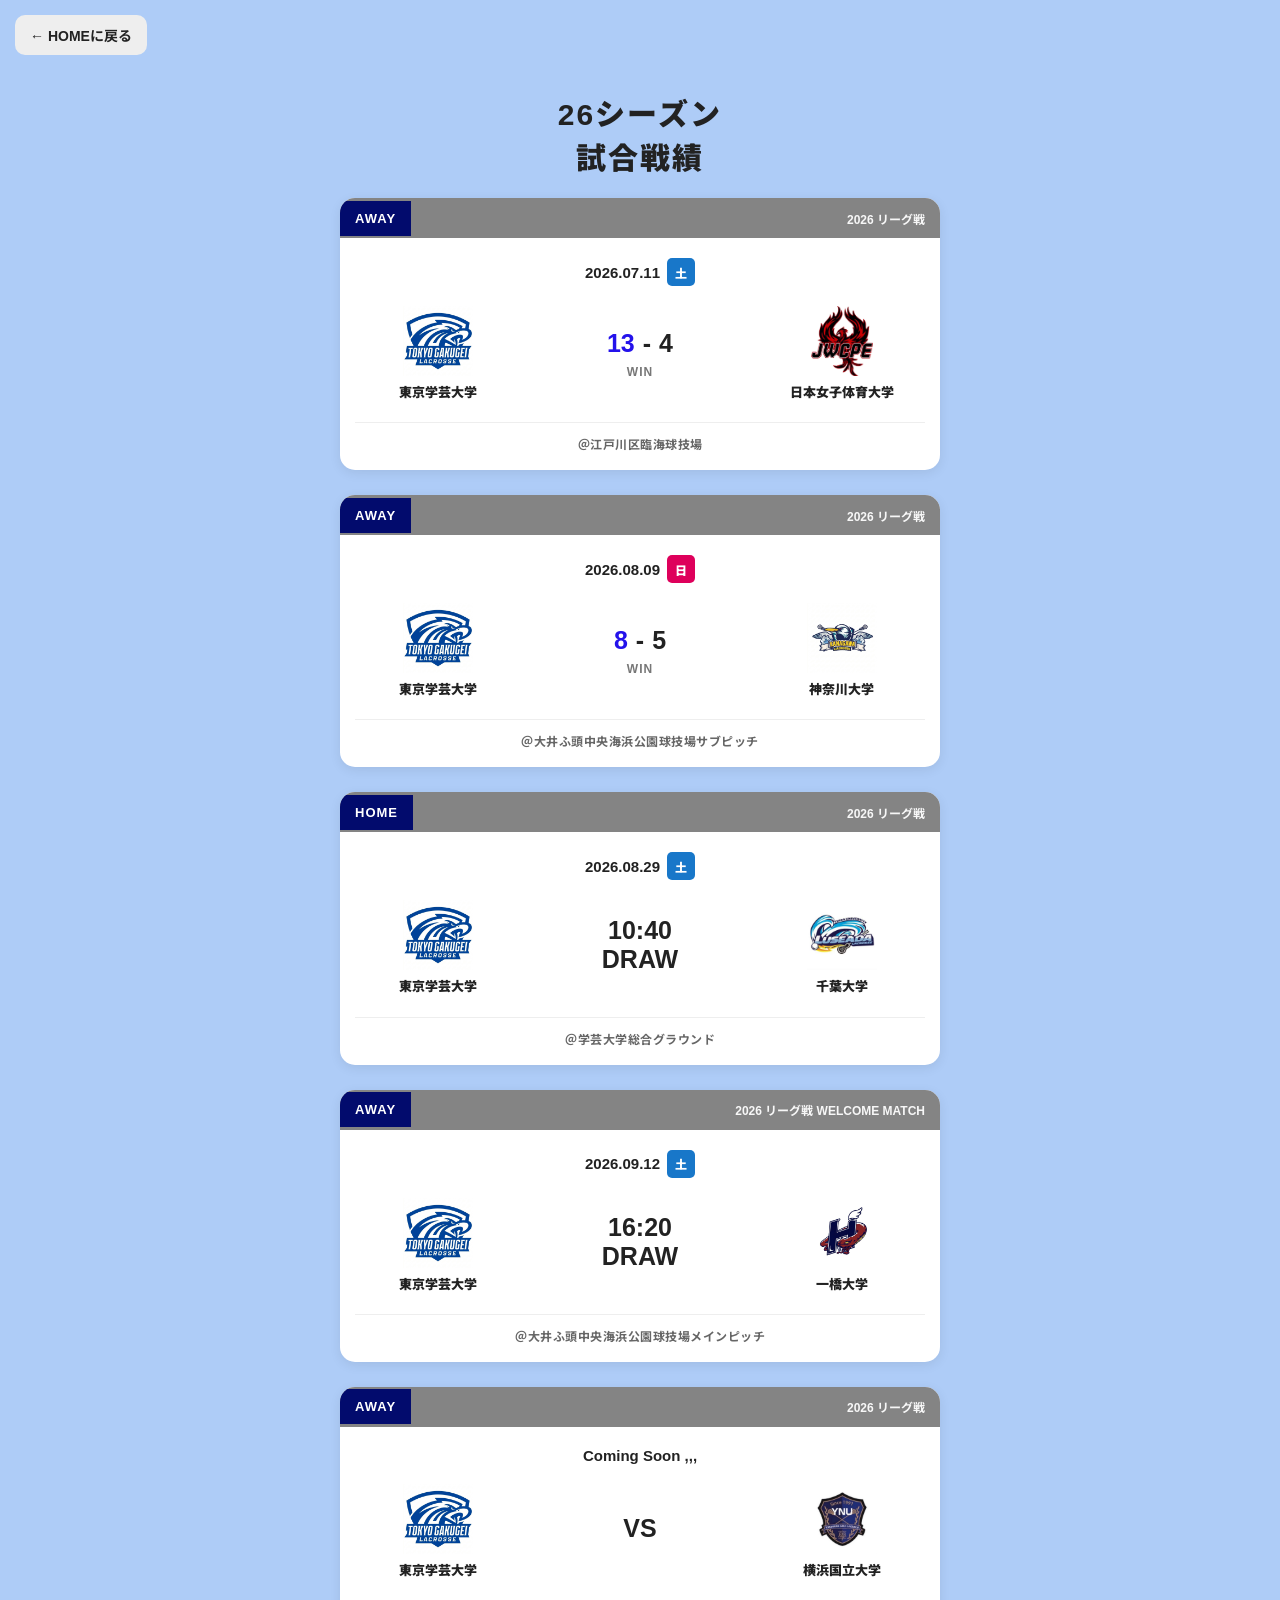
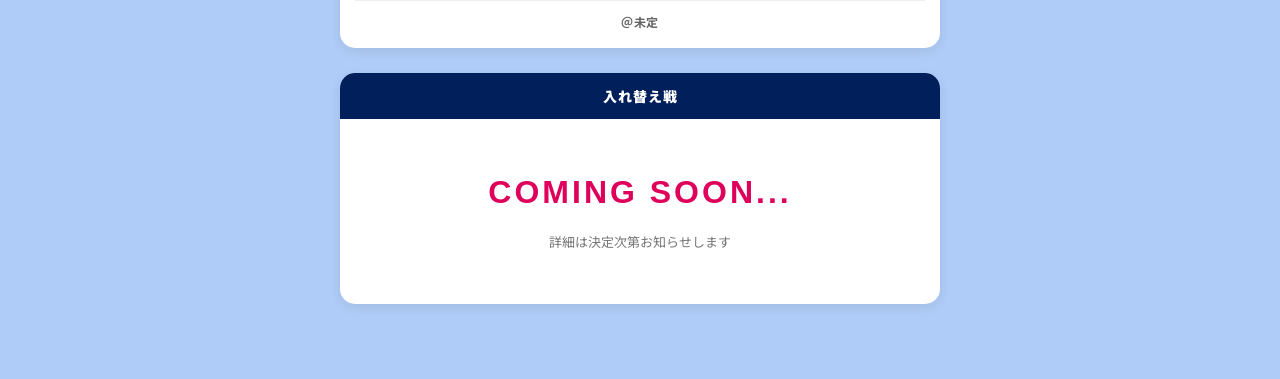
<file: 26result.html>
<!DOCTYPE html>
<html lang="ja">

<head>
    <meta charset="UTF-8">

    <!-- スマホ対応 -->
    <meta name="viewport" content="width=device-width, initial-scale=1.0">

    <title>戦績 - ○○大学女子ラクロス部</title>

    <!-- Google Fonts -->
    <link href="https://fonts.googleapis.com/css2?family=Noto+Sans+JP:wght@400;700;900&display=swap"
          rel="stylesheet">

    <!-- Font Awesome -->
    <link rel="stylesheet"
          href="https://cdnjs.cloudflare.com/ajax/libs/font-awesome/6.4.0/css/all.min.css">

    <!-- CSS -->
    <link rel="stylesheet" href="26style.css">
</head>


<body>

    <!-- =========================
         HOMEに戻るボタン
    ========================== -->

    <a href="index.html" class="back-button">
        ← HOMEに戻る
    </a>


    <!-- =========================
         ページタイトル
    ========================== -->

    <header class="result-header">

        <h1>26シーズン<br>試合戦績</h1>

    </header>


    <!-- =========================
         メイン
    ========================== -->

    <main class="result-container">

        <!-- =========================
             試合①
        ========================== -->

        <div class="match-card">

            <!-- 上部 -->
            <div class="match-card-header">

                <div class="home-away home">
                    AWAY
                </div>

                <div class="tournament">
                    2026 リーグ戦
                </div>

            </div>

            <!-- 本体 -->
            <div class="match-card-body">

                <!-- 日付 -->
                <div class="match-date">

                    <span class="date">
                        2026.07.11
                    </span>

                    <span class="day saturday">
                        土
                    </span>

                </div>


                <!-- 対戦 -->
                <div class="teams">

                    <!-- 自チーム -->
                    <div class="team">

                        <img src="26image/logo/logo_GAKUGEI.png"
                             alt="東京学芸大学大学"
                             class="team-logo">

                        <div class="team-name">
                            東京学芸大学
                        </div>

                    </div>


                    <!-- スコア -->
                    <div class="score">

                        <div class="score-number">

                            <span class="my-score">
                                13
                            </span>

                            <span>
                                -
                            </span>

                            <span>
                                4
                            </span>

                        </div>

                        <div class="match-result">
                            WIN
                        </div>

                    </div>


                    <!-- 相手チーム -->
                    <div class="team">

                        <img src="26image/logo/logo_jwcpe.png"
                             alt="日本女子体育大学"
                             class="team-logo">

                        <div class="team-name">
                            日本女子体育大学
                        </div>

                    </div>

                </div>


                <!-- 会場 -->
                <div class="stadium">
                    ＠江戸川区臨海球技場
                </div>

            </div>

        </div>


        <!-- =========================
             試合②
        ========================== -->

        <div class="match-card">

            <div class="match-card-header">

                <div class="home-away away">
                    AWAY
                </div>

                <div class="tournament">
                    2026 リーグ戦
                </div>

            </div>


            <div class="match-card-body">

                <div class="match-date">

                    <span class="date">
                        2026.08.09
                    </span>

                    <span class="day sunday">
                        日
                    </span>

                </div>


                <div class="teams">

                    <div class="team">

                        <img src="26image/logo/logo_GAKUGEI.png"
                             alt="学芸大学"
                             class="team-logo">

                        <div class="team-name">
                            東京学芸大学
                        </div>

                    </div>


                    <div class="score">

                        <div class="score-number">

                            <span class="my-score">
                                8
                            </span>

                            <span>
                                -
                            </span>

                            <span>
                                5
                            </span>

                        </div>

                        <div class="match-result lose">
                            WIN
                        </div>

                    </div>


                    <div class="team">

                        <img src="26image/logo/logo_kanagawa.png"
                             alt="○○大学"
                             class="team-logo">

                        <div class="team-name">
                            神奈川大学
                        </div>

                    </div>

                </div>


                <div class="stadium">
                    ＠大井ふ頭中央海浜公園球技場サブピッチ                </div>

            </div>

        </div>


        <!-- =========================
             試合③
        ========================== -->
        <div class="match-card">

            <!-- 上部 -->
            <div class="match-card-header">

                <div class="home-away home">
                    HOME
                </div>

                <div class="tournament">
                    2026 リーグ戦
                </div>

            </div>

            <!-- 本体 -->
            <div class="match-card-body">

                <!-- 日付 -->
                <div class="match-date">

                    <span class="date">
                        2026.08.29
                    </span>

                    <span class="day saturday">
                        土
                    </span>

                </div>


                <!-- 対戦 -->
                <div class="teams">

                    <!-- 自チーム -->
                    <div class="team">

                        <img src="26image/logo/logo_GAKUGEI.png"
                             alt="東京学芸大学大学"
                             class="team-logo">

                        <div class="team-name">
                            東京学芸大学
                        </div>

                    </div>


                    <!-- スコア -->
                    <div class="score">

                        <div class="score-number">

                            <span class="my-score">
                                
                            </span>

                            <span>
                                10:40<br>DRAW
                            </span>

                            <span>
                                
                            </span>

                        </div>

                        <div class="match-result">
                            
                        </div>

                    </div>


                    <!-- 相手チーム -->
                    <div class="team">

                        <img src="26image/logo/logo_chiba.png"
                             alt="千葉大学"
                             class="team-logo">

                        <div class="team-name">
                            千葉大学
                        </div>

                    </div>

                </div>


                <!-- 会場 -->
                <div class="stadium">
                    ＠学芸大学総合グラウンド
                </div>

            </div>

        </div>

         <!-- =========================
             試合4
        ========================== -->
        <div class="match-card">

            <!-- 上部 -->
            <div class="match-card-header">

                <div class="home-away home">
                    AWAY
                </div>

                <div class="tournament">
                    2026 リーグ戦 WELCOME MATCH
                </div>

            </div>

            <!-- 本体 -->
            <div class="match-card-body">

                <!-- 日付 -->
                <div class="match-date">

                    <span class="date">
                        2026.09.12
                    </span>

                    <span class="day saturday">
                        土
                    </span>

                </div>


                <!-- 対戦 -->
                <div class="teams">

                    <!-- 自チーム -->
                    <div class="team">

                        <img src="26image/logo/logo_GAKUGEI.png"
                             alt="東京学芸大学大学"
                             class="team-logo">

                        <div class="team-name">
                            東京学芸大学
                        </div>

                    </div>


                    <!-- スコア -->
                    <div class="score">

                        <div class="score-number">

                            <span class="my-score">
                                
                            </span>

                            <span>
                                16:20<br>DRAW
                            </span>

                            <span>
                                
                            </span>

                        </div>

                        <div class="match-result">
                            
                        </div>

                    </div>


                    <!-- 相手チーム -->
                    <div class="team">

                        <img src="26image/logo/logo_hitotsubashi.png"
                             alt="一橋大学"
                             class="team-logo">

                        <div class="team-name">
                            一橋大学
                        </div>

                    </div>

                </div>


                <!-- 会場 -->
                <div class="stadium">
                    ＠大井ふ頭中央海浜公園球技場メインピッチ
                </div>

            </div>

        </div>

         <!-- =========================
             試合５
        ========================== -->
        <div class="match-card">

            <!-- 上部 -->
            <div class="match-card-header">

                <div class="home-away home">
                    AWAY
                </div>

                <div class="tournament">
                    2026 リーグ戦
                </div>

            </div>

            <!-- 本体 -->
            <div class="match-card-body">

                <!-- 日付 -->
                <div class="match-date">

                    <span class="date">
                        Coming Soon ,,,
                    </span>

                </div>


                <!-- 対戦 -->
                <div class="teams">

                    <!-- 自チーム -->
                    <div class="team">

                        <img src="26image/logo/logo_GAKUGEI.png"
                             alt="東京学芸大学大学"
                             class="team-logo">

                        <div class="team-name">
                            東京学芸大学
                        </div>

                    </div>


                    <!-- スコア -->
                    <div class="score">

                        <div class="score-number">

                            <span class="my-score">
                                
                            </span>

                            <span>
                                VS
                            </span>

                            <span>
                                
                            </span>

                        </div>

                        <div class="match-result">
                            
                        </div>

                    </div>


                    <!-- 相手チーム -->
                    <div class="team">

                        <img src="26image/logo/logo_yokokoku.jpg"
                             alt="yokokoku大学"
                             class="team-logo">

                        <div class="team-name">
                            横浜国立大学
                        </div>

                    </div>

                </div>


                <!-- 会場 -->
                <div class="stadium">
                    ＠未定
                </div>

            </div>

        </div>


         <!-- =========================
             入れ替え戦
        ========================== -->        
        <div class="playoff-card">

        <div class="playoff-header">
            入れ替え戦
        </div>

        <div class="playoff-body">

            <div class="playoff-coming">
                COMING SOON...
            </div>

            <p>
                詳細は決定次第お知らせします
            </p>

        </div>

    </div>


    </main>


</body>

</html>
</file>
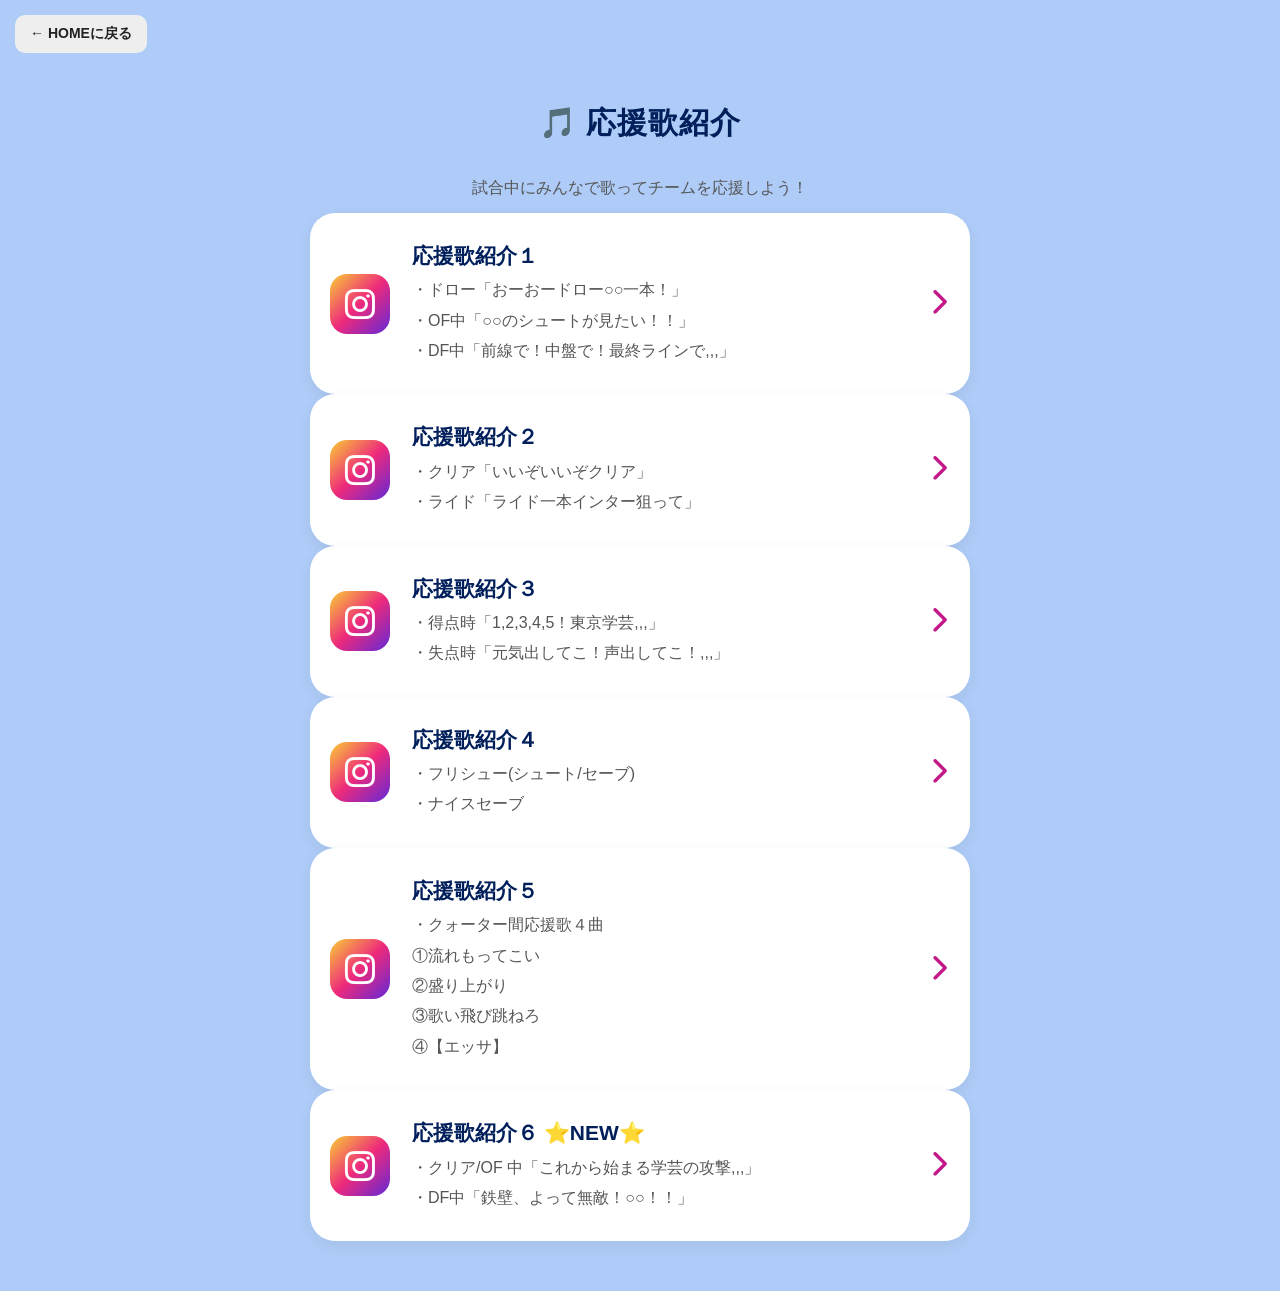
<file: 26song.html>
<!DOCTYPE html>
<html lang="ja">
<head>

    <meta charset="UTF-8">

    <meta name="viewport"
          content="width=device-width, initial-scale=1.0">

    <title>応援歌紹介</title>

    <link rel="stylesheet" href="26style.css">

    <link rel="stylesheet"
          href="https://cdnjs.cloudflare.com/ajax/libs/font-awesome/6.5.2/css/all.min.css">

</head>

<body>

    <!-- HOMEに戻る -->
    <a href="index.html" class="back-button">
        ← HOMEに戻る
    </a>

    <main class="page-container">

        <h1>🎵 応援歌紹介</h1>

        <p>
            試合中にみんなで歌ってチームを応援しよう！
        </p>

                <a href="https://www.instagram.com/reel/DH5uXauPM-n/?igsh=MWZ4aXpxaDF5am12YQ==/" target="_blank" class="song-card">
                    <div class="song-info">
                        <div class="song-icon"><i class="fa-brands fa-instagram"></i></div>
                        <div>
                            <p class="song-title">応援歌紹介１</p>
                            <span class="song-target">
                                ・ドロー「おーおードロー○○一本！」<br>
                                ・OF中「○○のシュートが見たい！！」<br>
                                ・DF中「前線で！中盤で！最終ラインで,,,」</span>
                        </div>
                    </div>
                    <div class="play-arrow"><i class="fa-solid fa-chevron-right"></i></div>
                </a>

                <a href="https://www.instagram.com/reel/DH8ByGyx0TD/?igsh=cjlncjZxY2Y5a2Vh/" target="_blank" class="song-card">
                    <div class="song-info">
                        <div class="song-icon"><i class="fa-brands fa-instagram"></i></div>
                        <div>
                            <p class="song-title">応援歌紹介２</p>
                            <span class="song-target">
                                ・クリア「いいぞいいぞクリア」<br>
                                ・ライド「ライド一本インター狙って」</span>
                        </div>
                    </div>
                    <div class="play-arrow"><i class="fa-solid fa-chevron-right"></i></div>
                </a>

                <a href="https://www.instagram.com/reel/DH-s8_tRwHO/?igsh=MW05eTBpcnB3ZzIwbA==/" target="_blank" class="song-card">
                    <div class="song-info">
                        <div class="song-icon"><i class="fa-brands fa-instagram"></i></div>
                        <div>
                            <p class="song-title">応援歌紹介３</p>
                            <span class="song-target">
                                ・得点時「1,2,3,4,5！東京学芸,,,」<br>
                                ・失点時「元気出してこ！声出してこ！,,,」</span>
                        </div>
                    </div>
                    <div class="play-arrow"><i class="fa-solid fa-chevron-right"></i></div>
                </a>

                <a href="https://www.instagram.com/reel/DIBa0aYPe9D/?igsh=MThtMGdrZmhqa3c1Mw==/" target="_blank" class="song-card">
                    <div class="song-info">
                        <div class="song-icon"><i class="fa-brands fa-instagram"></i></div>
                        <div>
                            <p class="song-title">応援歌紹介４</p>
                            <span class="song-target">
                                ・フリシュー(シュート/セーブ)<br>
                                ・ナイスセーブ</span>
                        </div>
                    </div>
                    <div class="play-arrow"><i class="fa-solid fa-chevron-right"></i></div>
                </a>

                <a href="https://www.instagram.com/reel/DID79vnPjhX/?igsh=dnhuczY2b3VldTUw/" target="_blank" class="song-card">
                    <div class="song-info">
                        <div class="song-icon"><i class="fa-brands fa-instagram"></i></div>
                        <div>
                            <p class="song-title">応援歌紹介５</p>
                            <span class="song-target">
                                ・クォーター間応援歌４曲<br>
                                ①流れもってこい<br>
                                ②盛り上がり<br>
                                ③歌い飛び跳ねろ<br>
                                ④【エッサ】</span>
                        </div>
                    </div>
                    <div class="play-arrow"><i class="fa-solid fa-chevron-right"></i></div>
                </a>

                <a href="https://www.instagram.com/reel/DaU5zJyisd_/?igsh=MXhxMTNyd3FvdWs2Zg==/" target="_blank" class="song-card">
                    <div class="song-info">
                        <div class="song-icon"><i class="fa-brands fa-instagram"></i></div>
                        <div>
                            <p class="song-title">応援歌紹介６ ⭐NEW⭐</p>
                            <span class="song-target">
                                ・クリア/OF 中「これから始まる学芸の攻撃,,,」<br>
                                ・DF中「鉄壁、よって無敵！○○！！」
                            </span>
                        </div>
                    </div>
                    <div class="play-arrow"><i class="fa-solid fa-chevron-right"></i></div>
                </a>
        

    </main>

</body>
</html>
</file>
<file: 26style.css>
/* =========================
   全体
========================= */

* {
    box-sizing: border-box;
}

body {
    margin: 0;
    font-family: "Arial", "Noto Sans JP", sans-serif;
    background-color: #aeccf7;
    color: #222;
}

a {
    text-decoration: none;
    color: inherit;
}


/* =========================
   HOME
========================= */

.home {
    background-color: #aeccf7;
}

.home-container {
    min-height: 100vh;

    display: flex;
    flex-direction: column;
    align-items: center;

    padding: 30px 20px;
}

.home-logo {
    width: 140px;
    height: 140px;

    margin-top: 20px;
    margin-bottom: 15px;
}

.home-logo img {
    width: 100%;
    height: 100%;

    object-fit: contain;
}

.home-container h1 {
    font-size: 24px;
    text-align: center;
    margin: 10px 0;
}

.home-message {
    margin-top: 5px;
    margin-bottom: 30px;
    text-align: center;
}


/* HOMEのボタン */

.home-menu {
    width: 100%;
    max-width: 500px;

    display: flex;
    flex-direction: column;
    gap: 15px;
}

.home-button {
    width: 100%;
    min-height: 100px;

    display: flex;
    align-items: center;
    justify-content: center;
    gap: 15px;

    border-radius: 20px;

    background-color: #eeeeee;

    font-size: 22px;
    font-weight: bold;

    transition: 0.2s;
}

.home-button:hover {
    transform: scale(1.02);
}

.button-icon {
    font-size: 30px;
}


/* =========================
   戻るボタン
========================= */

.back-button {
    display: inline-block;

    margin: 15px;

    padding: 10px 15px;

    border-radius: 10px;

    background-color: #eeeeee;

    font-size: 14px;
    font-weight: bold;
}


/* =========================
   共通ページ
========================= */

.page-container {
    max-width: 700px;

    margin: 0 auto;

    padding: 10px 20px 50px;
}

.page-container h1 {
    text-align: center;

    margin-top: 25px;
    margin-bottom: 30px;

    font-size: 28px;
}

.page-container > p {
    text-align: center;
    line-height: 1.8;
}


/* ========================================
   応援歌紹介
======================================== */

.song-grid {
    display: flex;
    flex-direction: column;

    gap: 24px;

    margin-top: 30px;
}


/* ========================================
   応援歌カード
======================================== */

.song-card {
    width: 100%;

    display: flex;
    align-items: center;
    justify-content: space-between;

    gap: 15px;

    padding: 28px 20px;

    background-color: #ffffff;

    border-radius: 25px;

    box-shadow: 0 5px 15px rgba(0, 0, 0, 0.06);

    transition: 0.2s;
}


/* 押したとき・マウスを乗せたとき */
.song-card:hover {
    transform: translateY(-2px);

    box-shadow: 0 7px 18px rgba(0, 0, 0, 0.1);
}


/* ========================================
   左側：Instagram＋内容
======================================== */

.song-info {
    display: flex;
    align-items: center;

    gap: 22px;

    flex: 1;

    min-width: 0;
}


/* ========================================
   Instagramアイコン
======================================== */

.song-icon {
    flex-shrink: 0;

    width: 60px;
    height: 60px;

    display: flex;
    align-items: center;
    justify-content: center;

    border-radius: 17px;

    background: linear-gradient(
        135deg,
        #f9ce34,
        #ee2a7b,
        #6228d7
    );

    color: #ffffff;

    font-size: 34px;
}


/* ========================================
   応援歌タイトル
======================================== */

.song-title {
    margin: 0 0 5px;

    color: #001f5b;

    font-size: 21px;
    font-weight: 900;

    line-height: 1.4;
}


/* ========================================
   応援するタイミング・歌詞
======================================== */

.song-target {
    display: block;

    color: #555555;

    font-size: 16px;

    line-height: 1.9;

    word-break: break-word;
}


/* ========================================
   右側の矢印
======================================== */

.play-arrow {
    flex-shrink: 0;

    padding-right: 3px;

    color: #c21888;

    font-size: 27px;
}


/* ========================================
   スマホ
======================================== */

@media (max-width: 600px) {

    .song-grid {
        gap: 24px;

        margin-top: 25px;
    }


    .song-card {
        gap: 12px;

        padding: 25px 15px;

        border-radius: 25px;
    }


    .song-info {
        gap: 15px;
    }


    .song-icon {
        width: 60px;
        height: 60px;

        border-radius: 17px;

        font-size: 32px;
    }


    .song-title {
        font-size: 20px;
    }


    .song-target {
        font-size: 16px;

        line-height: 1.9;
    }


    .play-arrow {
        font-size: 24px;
    }

}

/* =========================
   メンバー
========================= */

.position-section {
    margin-top: 40px;
}

.position-section h2 {
    text-align: center;

    margin-bottom: 20px;
}

.member-grid {
    display: grid;

    grid-template-columns: repeat(2, 1fr);

    gap: 15px;
}

.member-card {
    background-color: white;

    border-radius: 15px;

    overflow: hidden;

    text-align: center;
}

.member-card img {
    width: 100%;

    aspect-ratio: 1 / 1;

    object-fit: cover;
}

.member-card h3 {
    font-size: 15px;

    margin: 10px 5px 5px;
}

.member-card p {
    font-size: 13px;

    margin: 0 0 15px;
}


/* =========================
   試合一覧
========================= */

.game-list {
    display: flex;

    flex-direction: column;

    gap: 15px;

    margin-top: 30px;
}

.game-button {
    display: flex;

    flex-direction: column;

    gap: 5px;

    padding: 20px;

    background-color: white;

    border-radius: 15px;

    font-weight: bold;
}

.game-button span {
    font-size: 20px;
}

.game-button small {
    font-size: 13px;

    font-weight: normal;
}


/* =========================
   ベンチメンバー
========================= */

.game-info {
    margin-bottom: 30px;
}

.bench-section {
    margin-top: 30px;
}

.bench-section h2 {
    margin-bottom: 10px;
}

.bench-member {
    display: flex;

    align-items: center;

    padding: 15px;

    margin-bottom: 8px;

    background-color: white;

    border-radius: 10px;
}

.number {
    width: 50px;

    font-weight: bold;
}

.name {
    font-size: 16px;
}


/* ========================================
   戦績ページ
======================================== */

/* 戦績ページのヘッダー */
.result-header {
    text-align: center;
    padding: 10px 20px 20px;
}

.result-header h1 {
    margin: 10px 0 0;

    font-size: 30px;
    font-weight: 900;

    letter-spacing: 2px;
}


/* 戦績ページ全体 */
.result-container {
    width: 95%;
    max-width: 600px;

    margin: 0 auto;
    padding-bottom: 50px;
}


/* 「試合戦績」のタイトル */
.result-container .section-title {
    display: flex;
    align-items: center;

    gap: 10px;

    margin: 10px 0 20px;
    padding-bottom: 10px;

    border-bottom: 2px solid #eeeeee;
}

.result-container .section-title h2 {
    margin: 0;

    font-size: 20px;
    font-weight: 900;
}


/* ========================================
   試合カード
======================================== */

.match-card {
    width: 100%;

    margin-bottom: 25px;

    overflow: hidden;

    background-color: #ffffff;

    border-radius: 15px;

    box-shadow: 0 3px 12px rgba(0, 0, 0, 0.08);
}


/* ========================================
   カード上部
======================================== */

.match-card-header {
    display: flex;

    align-items: center;
    justify-content: space-between;

    min-height: 40px;

    background-color: #848484;
}


/* HOME / AWAY */
.home-away {
    padding: 10px 15px;

    color: #ffffff;

    font-size: 13px;
    font-weight: 900;

    letter-spacing: 1px;
}

.home-away.home {
    background-color: #020b6d;
}

.home-away.away {
    background-color: #020b6d;
}


/* 大会名 */
.tournament {
    padding-right: 15px;

    font-size: 12px;
    font-weight: 700;

    color: #f7f7f7;
}


/* ========================================
   通常の試合カード本体
======================================== */

.match-card-body {
    padding: 20px 15px 18px;
}


/* ========================================
   日付
======================================== */

.match-date {
    display: flex;

    justify-content: center;
    align-items: center;

    gap: 7px;

    margin-bottom: 20px;
}

.match-date .date {
    font-size: 15px;
    font-weight: 900;
}


/* 曜日 */
.match-date .day {
    display: inline-flex;

    justify-content: center;
    align-items: center;

    width: 28px;
    height: 28px;

    border-radius: 5px;

    color: #ffffff;

    font-size: 12px;
    font-weight: 900;
}


/* 土曜日 */
.match-date .saturday {
    background-color: #1877c9;
}


/* 日曜日 */
.match-date .sunday {
    background-color: #de005b;
}


/* 平日 */
.match-date .weekday {
    background-color: #777777;
}


/* ========================================
   チーム・スコア
======================================== */

.teams {
    display: flex;

    align-items: center;
    justify-content: space-between;

    gap: 8px;
}


/* チーム */
.team {
    width: 30%;

    display: flex;
    flex-direction: column;
    align-items: center;

    text-align: center;
}


/* チームロゴ */
.team-logo {
    width: 70px;
    height: 70px;

    object-fit: contain;

    margin-bottom: 8px;
}


/* チーム名 */
.team-name {
    font-size: 13px;
    font-weight: 900;

    line-height: 1.4;

    word-break: break-word;
}


/* ========================================
   スコア
======================================== */

.score {
    width: 40%;

    text-align: center;
}


.score-number {
    display: flex;

    align-items: center;
    justify-content: center;

    gap: 8px;

    font-size: 25px;
    font-weight: 900;
}


/* 自チームの得点 */
.my-score {
    color: #2412eb;
}


/* 勝敗 */
.match-result {
    margin-top: 7px;

    font-size: 12px;
    font-weight: 900;

    letter-spacing: 1px;

    color: #777777;
}


/* 敗戦 */
.match-result.lose {
    color: #777777;
}


/* ========================================
   会場
======================================== */

.stadium {
    margin-top: 20px;
    padding-top: 12px;

    border-top: 1px solid #eeeeee;

    text-align: center;

    font-size: 12px;
    font-weight: 700;

    color: #666666;

    letter-spacing: 0.5px;
}


/* ========================================
   試合前：COMING SOON
   （相手だけ決まっている試合）
======================================== */

.coming-card {
    width: 100%;

    margin-bottom: 25px;

    overflow: hidden;

    background-color: #ffffff;

    border-radius: 15px;

    box-shadow: 0 3px 12px rgba(0, 0, 0, 0.08);
}


/* COMING SOON 本体 */
.coming-card-body {
    padding: 35px 20px 30px;

    text-align: center;
}


/* COMING SOON */
.coming-title {
    margin-bottom: 25px;

    font-size: 28px;
    font-weight: 900;

    letter-spacing: 2px;

    color: #de005b;
}


/* VS */
.coming-vs {
    margin-bottom: 25px;

    font-size: 18px;
    font-weight: 900;
}


/* ========================================
   未定情報
======================================== */

.coming-info {
    display: flex;

    justify-content: center;

    gap: 10px;

    margin-top: 10px;
}


/* DATE / TIME / PLACE */
.coming-info > div {
    flex: 1;

    max-width: 130px;

    padding: 10px 5px;

    background-color: #f7f7f7;

    border-radius: 8px;
}


/* 項目名 */
.coming-info span {
    display: block;

    margin-bottom: 5px;

    font-size: 10px;
    font-weight: 700;

    color: #777777;

    letter-spacing: 1px;
}


/* TBD */
.coming-info strong {
    display: block;

    font-size: 13px;
    font-weight: 900;

    color: #555555;
}


/* ========================================
   入れ替え戦
   （相手・日時・会場すべて未定）
======================================== */

.playoff-card {
    width: 100%;

    margin-bottom: 25px;

    overflow: hidden;

    background-color: #ffffff;

    border-radius: 15px;

    box-shadow: 0 3px 12px rgba(0, 0, 0, 0.08);
}


/* 入れ替え戦タイトル */
.playoff-header {
    padding: 13px 15px;

    background-color: #001f5b;

    color: #ffffff;

    text-align: center;

    font-size: 14px;
    font-weight: 900;

    letter-spacing: 1px;
}


/* 本体 */
.playoff-body {
    padding: 55px 20px 50px;

    text-align: center;
}


/* 大きなCOMING SOON */
.playoff-coming {
    margin-bottom: 20px;

    font-size: 32px;
    font-weight: 900;

    letter-spacing: 3px;

    color: #de005b;
}


/* 説明 */
.playoff-body p {
    margin: 0;

    font-size: 13px;

    line-height: 1.8;

    color: #777777;
}


/* ========================================
   スマホ対応
======================================== */

@media (max-width: 600px) {

    /* タイトル */
    .result-header h1 {
        font-size: 26px;
    }


    /* 戦績全体 */
    .result-container {
        width: 94%;
    }


    /* 通常カード */
    .match-card-body {
        padding: 18px 10px 16px;
    }


    /* ロゴ */
    .team-logo {
        width: 60px;
        height: 60px;
    }


    /* チーム名 */
    .team-name {
        font-size: 12px;
    }


    /* スコア */
    .score-number {
        font-size: 23px;
    }


    /* 大会名 */
    .tournament {
        font-size: 11px;

        padding-right: 10px;
    }


    /* COMING SOON */
    .coming-card-body {
        padding: 35px 15px 25px;
    }

    .coming-title {
        font-size: 24px;
    }


    /* 未定情報 */
    .coming-info {
        gap: 5px;
    }

    .coming-info > div {
        padding: 8px 3px;
    }

    .coming-info span {
        font-size: 9px;
    }

    .coming-info strong {
        font-size: 11px;
    }


    /* 入れ替え戦 */
    .playoff-body {
        padding: 45px 15px 40px;
    }

    .playoff-coming {
        font-size: 27px;

        letter-spacing: 2px;
    }

}

/* ========================================
   ベンチメンバー紹介
   選手画像を縦に並べる
======================================== */

/* ベンチメンバーページ全体 */
.bench-page {
    width: 95%;
    max-width: 600px;
    margin: 0 auto;
    padding: 10px 0 50px;
}


/* ========================================
   「試合一覧に戻る」
======================================== */

.back-link {
    display: inline-flex;
    align-items: center;
    gap: 5px;

    margin: 5px 0 15px;

    color: #001f5b;

    padding: 10px 15px;
    border-radius: 10px;
    background-color: #eeeeee;
    font-size: 15px;
    font-weight: bold;
}

.back-link span {
    font-size: 22px;
}


/* ========================================
   タイトル
======================================== */

.bench-page .section-title {
    margin-bottom: 25px;
    padding-bottom: 12px;

    border-bottom: 2px solid #dddddd;
}

.bench-page .section-title h3 {
    margin: 0;

    color: #001f5b;
    font-size: 22px;
    font-weight: 900;
}


/* ========================================
   ポジションごとのまとまり
======================================== */

.member-long-image-list {
    margin-bottom: 30px;
}


/* ========================================
   ポジション名
======================================== */

.position-label {
    display: block;

    margin-bottom: 10px;

    color: #001f5b;

    font-size: 24px;
    font-weight: 900;
}


/* ========================================
   選手画像を入れる枠
======================================== */

.member-long-image-container {
    width: 100%;

    margin-bottom: 14px;

    padding: 5px;

    background-color: #ffffff;

    border-radius: 12px;

    overflow: hidden;

    box-shadow: 0 3px 10px rgba(0, 0, 0, 0.08);
}


/* 選手画像 */
.member-long-img {
    display: block;

    width: 100%;
    height: auto;

    border-radius: 7px;
}


/* ========================================
   ポジションごとの枠の色
======================================== */

/* AT：ピンク */
.border-at {
    border: 3px solid #e91e63;
}


/* MF：青 */
.border-mf {
    border: 3px solid #1976d2;
}


/* DF：緑 */
.border-df {
    border: 3px solid #2e9b4b;
}


/* G：オレンジ */
.border-g {
    border: 3px solid #f5a000;
}


/* MG：紫 */
.border-mg {
    border: 3px solid #7b1fa2;
}


/* TR：グレー */
.border-tr {
    border: 3px solid #666666;
}


/* AS：水色 */
.border-as {
    border: 3px solid #00a6a6;
}


/* ========================================
   スマホ
======================================== */

@media (max-width: 600px) {

    .bench-page {
        width: 94%;
        padding-top: 5px;
    }


    .bench-page .section-title h3 {
        font-size: 20px;
    }


    .position-label {
        font-size: 22px;
        margin-bottom: 8px;
    }


    .member-long-image-container {
        margin-bottom: 12px;
        padding: 4px;

        border-radius: 11px;
    }


    .member-long-img {
        border-radius: 7px;
    }

}

/* ========================================
   ベンチメンバー 試合一覧
======================================== */

/* 試合一覧 */
.game-list {
    display: flex;
    flex-direction: column;

    gap: 18px;

    margin-top: 35px;
}


/* ========================================
   試合カード
======================================== */

.member-match-card {
    position: relative;

    display: flex;
    align-items: center;

    width: 100%;
    min-height: 105px;

    padding: 22px 50px 22px 22px;

    background-color: #ffffff;

    border-radius: 25px;

    border-left: 6px solid #001f5b;

    box-shadow: 0 4px 12px rgba(0, 0, 0, 0.06);

    transition: 0.2s;
}


/* 第1戦など解禁済みのカード */
.member-match-card:first-child {
    border-left-color: #001f5b;
}


/* ホバーしたとき */
.member-match-card:hover {
    transform: translateY(-2px);

    box-shadow: 0 7px 16px rgba(0, 0, 0, 0.10);
}


/* ========================================
   試合情報
======================================== */

.member-match-info {
    display: flex;
    flex-direction: column;

    gap: 7px;
}


/* ========================================
   「第1戦（ベンチメンバー）」
======================================== */

.member-match-title {
    color: #001f5b;

    font-size: 18px;
    font-weight: 900;

    line-height: 1.4;
}


/* ========================================
   「vs ○○大学」
======================================== */

.member-match-vs {
    color: #555555;

    font-size: 15px;
    font-weight: 700;

    line-height: 1.4;
}


/* ========================================
   右側の矢印
======================================== */

.member-match-card::after {
    content: "›";

    position: absolute;

    right: 22px;
    top: 50%;

    transform: translateY(-50%);

    color: #001f5b;

    font-size: 35px;
    font-weight: 300;
}


/* ========================================
   未解禁カード
======================================== */

.member-match-card.locked {
    opacity: 0.5;

    border-left-color: #cccccc;

    background-color: #fafafa;

    box-shadow: none;

    cursor: default;
}


/* 未解禁のタイトル */
.member-match-card.locked .member-match-title {
    color: #777777;
}


/* 未解禁の対戦相手 */
.member-match-card.locked .member-match-vs {
    color: #999999;
}


/* 未解禁は矢印ではなく鍵 */
.member-match-card.locked::after {
    content: "🔒";

    right: 20px;

    font-size: 18px;
}

/* ========================================
   ページタイトル
======================================== */

.page-container h1 {
    color: #001f5b;

    font-size: 30px;
    font-weight: 900;

    letter-spacing: 1px;
}


/* 説明文 */
.page-container > p {
    margin-top: 10px;
    margin-bottom: 10px;

    color: #555555;

    font-size: 16px;
}


/* ========================================
   スマホ
======================================== */

@media (max-width: 600px) {

    .game-list {
        gap: 16px;

        margin-top: 30px;
    }


    .member-match-card {
        min-height: 100px;

        padding: 20px 45px 20px 18px;

        border-radius: 22px;

        border-left-width: 5px;
    }


    .member-match-title {
        font-size: 16px;
    }


    .member-match-vs {
        font-size: 14px;
    }


    .member-match-card::after {
        right: 17px;

        font-size: 32px;
    }


    .member-match-card[style*="opacity"]::after {
        right: 16px;

        font-size: 17px;
    }

}
</file>
